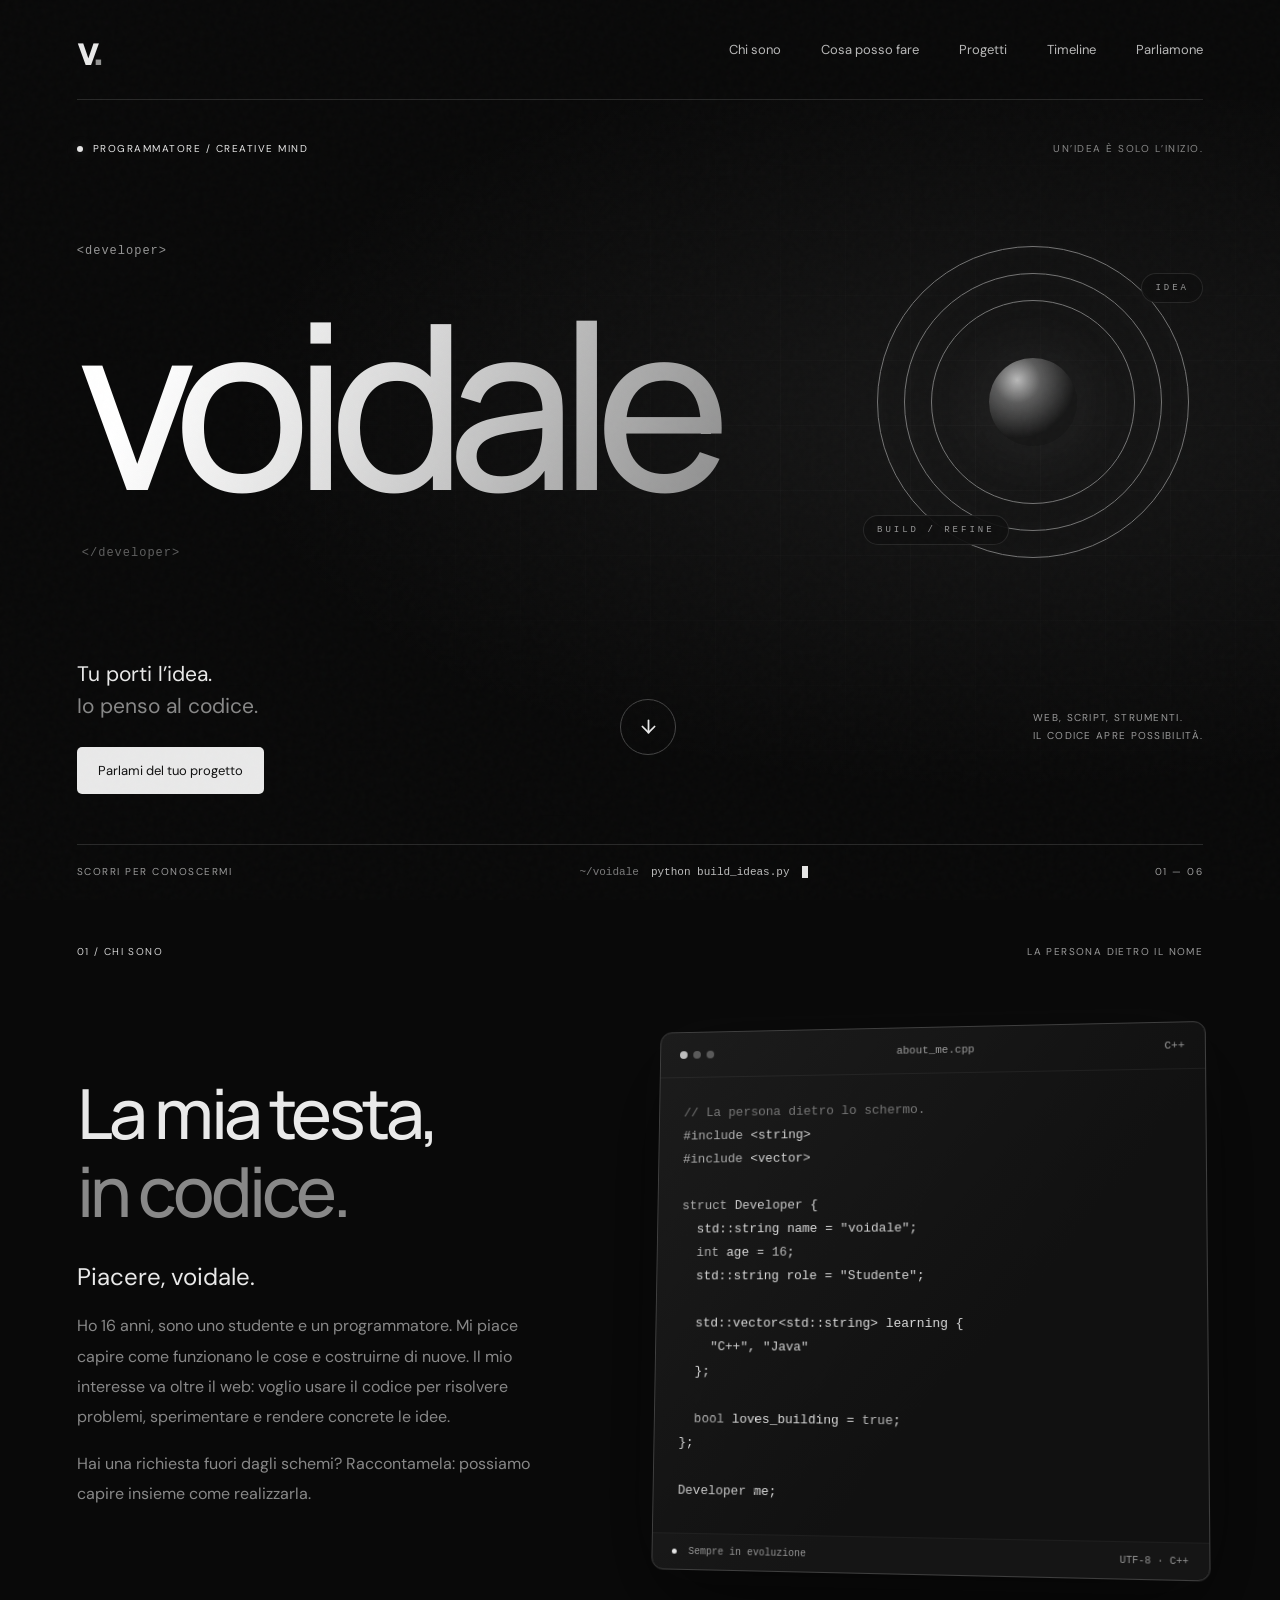
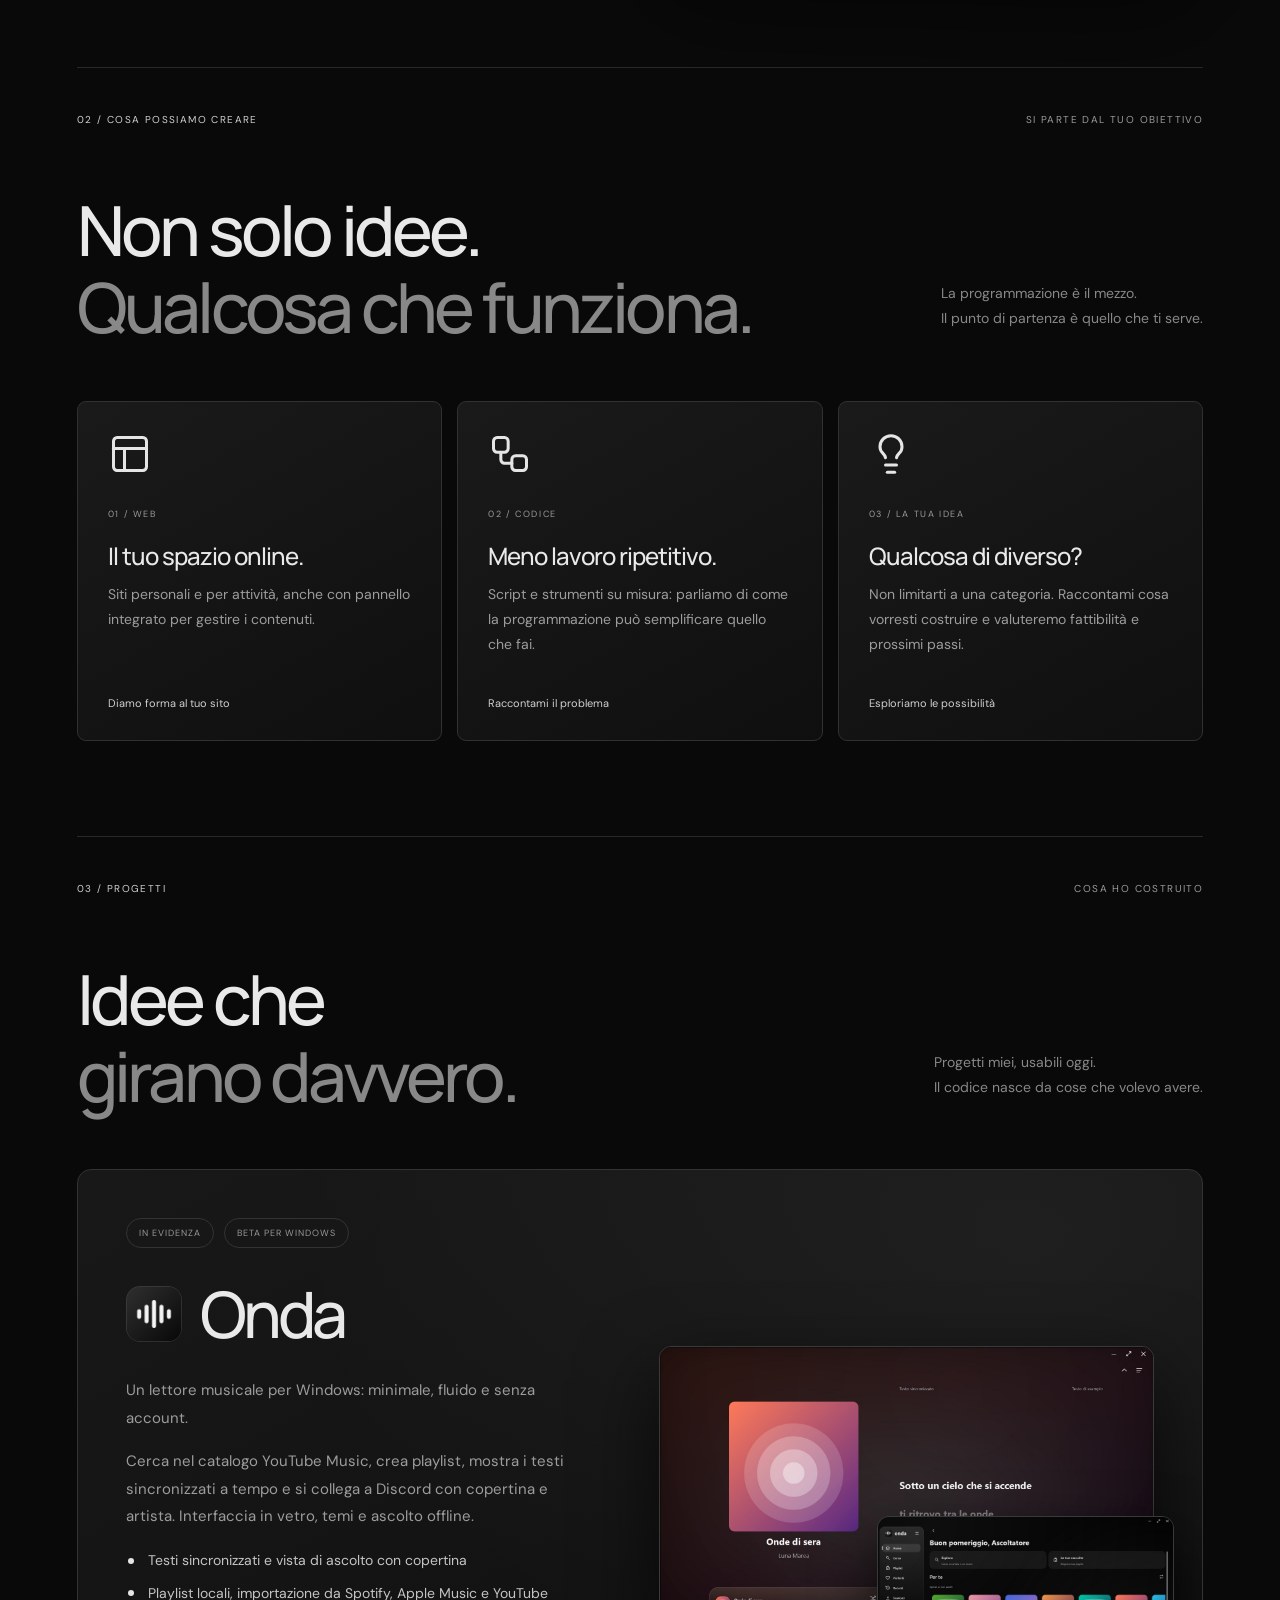
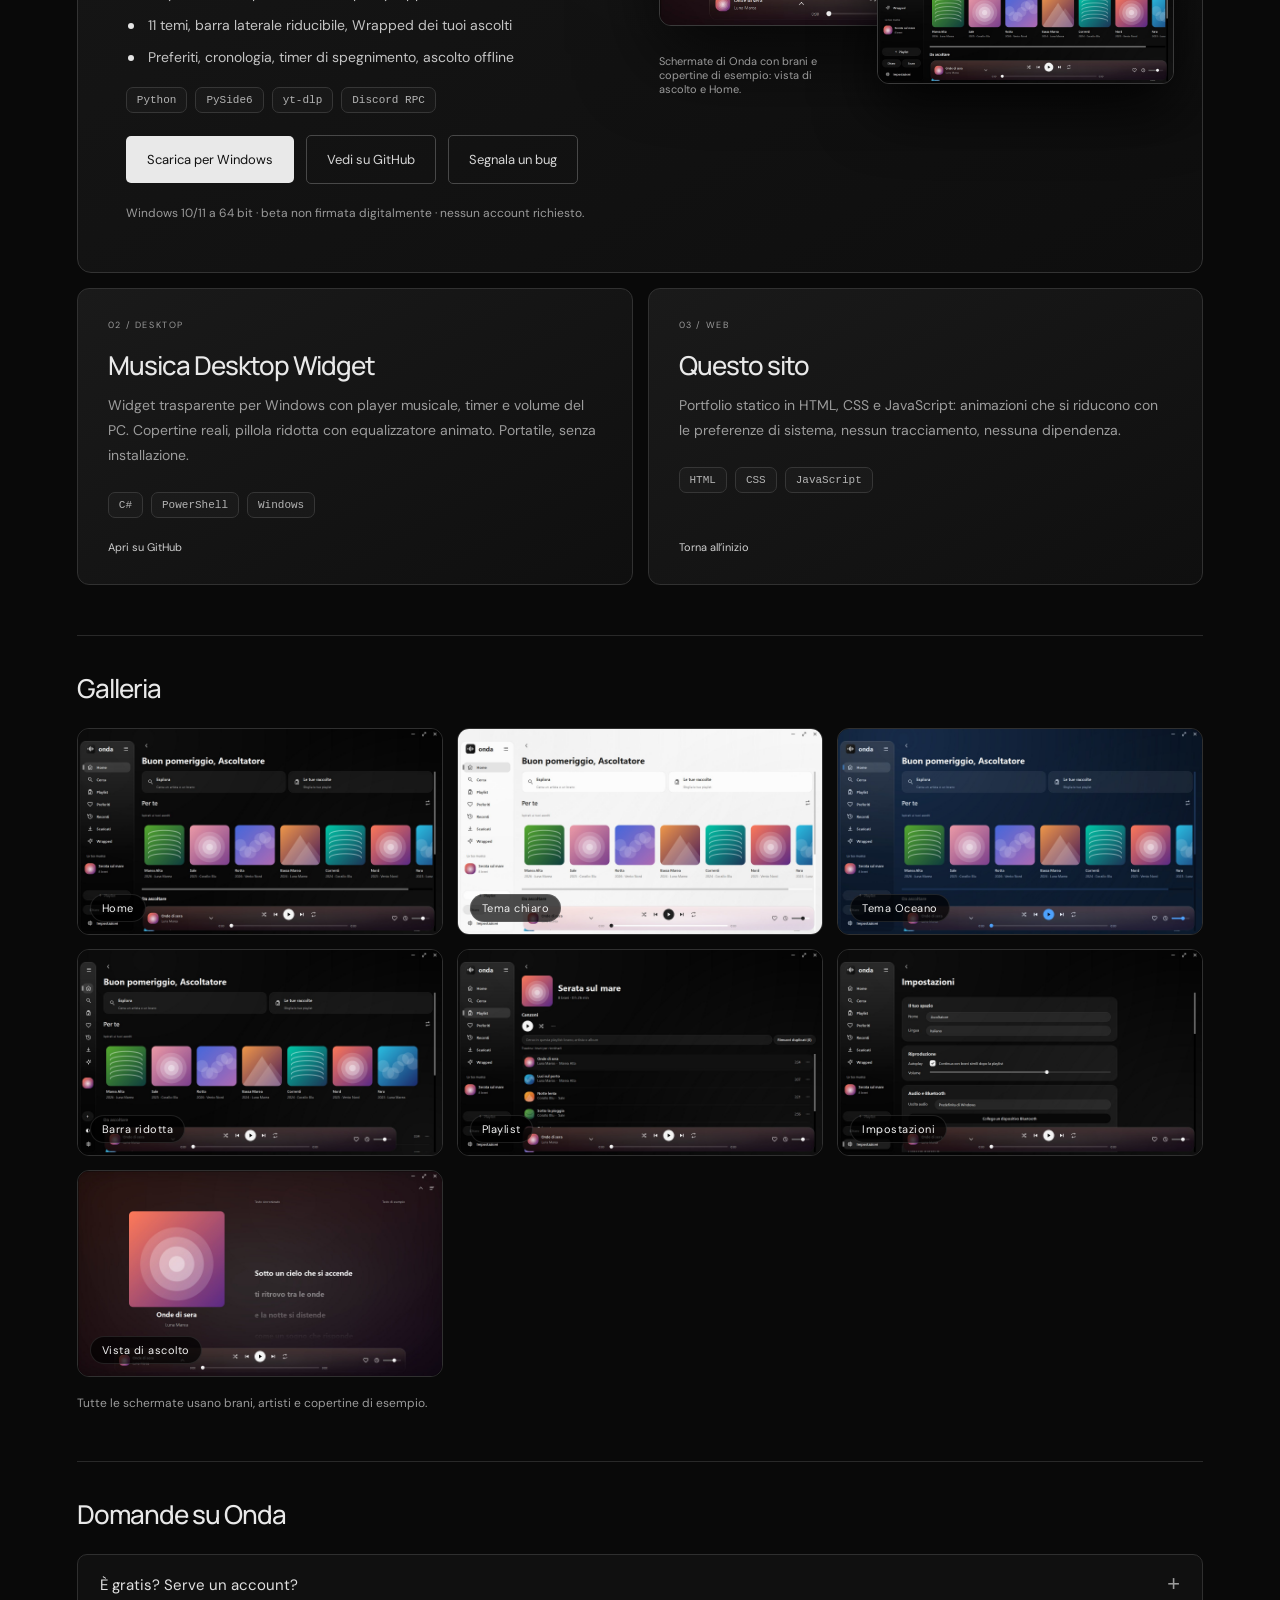
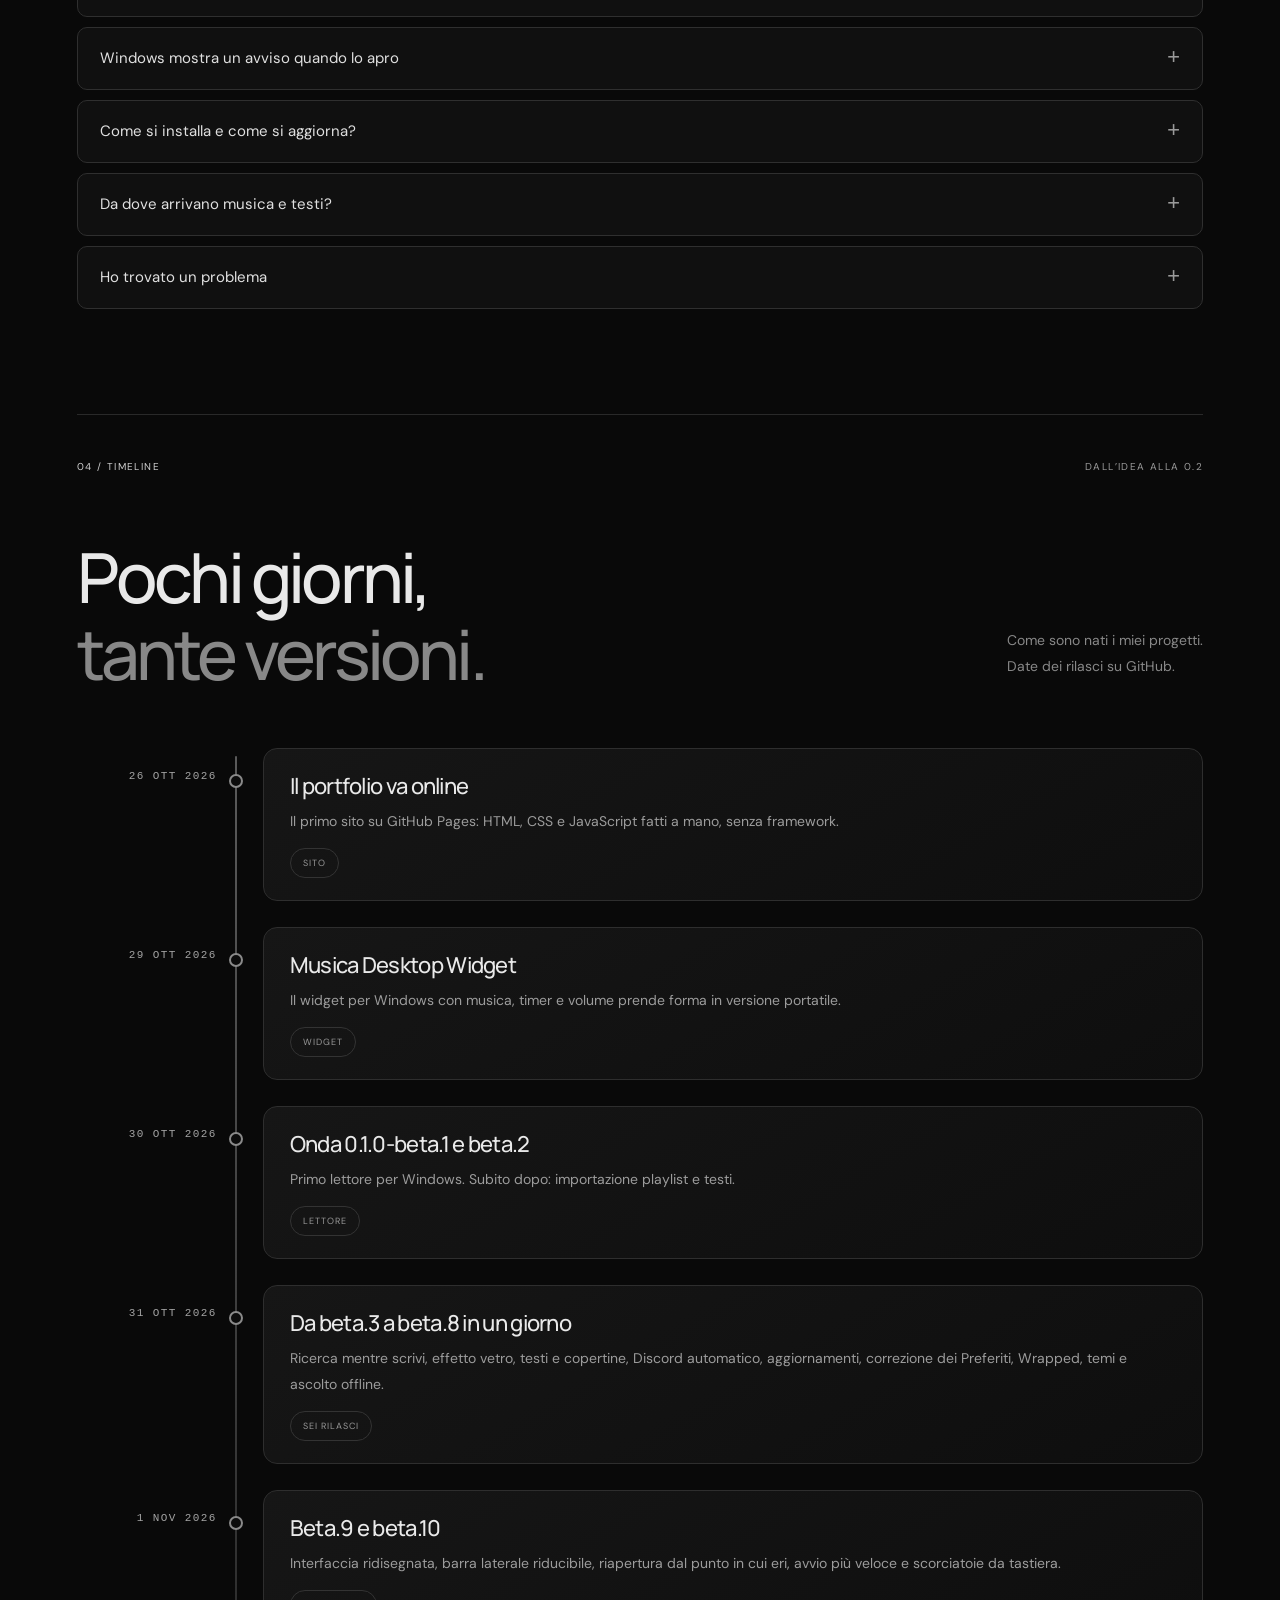
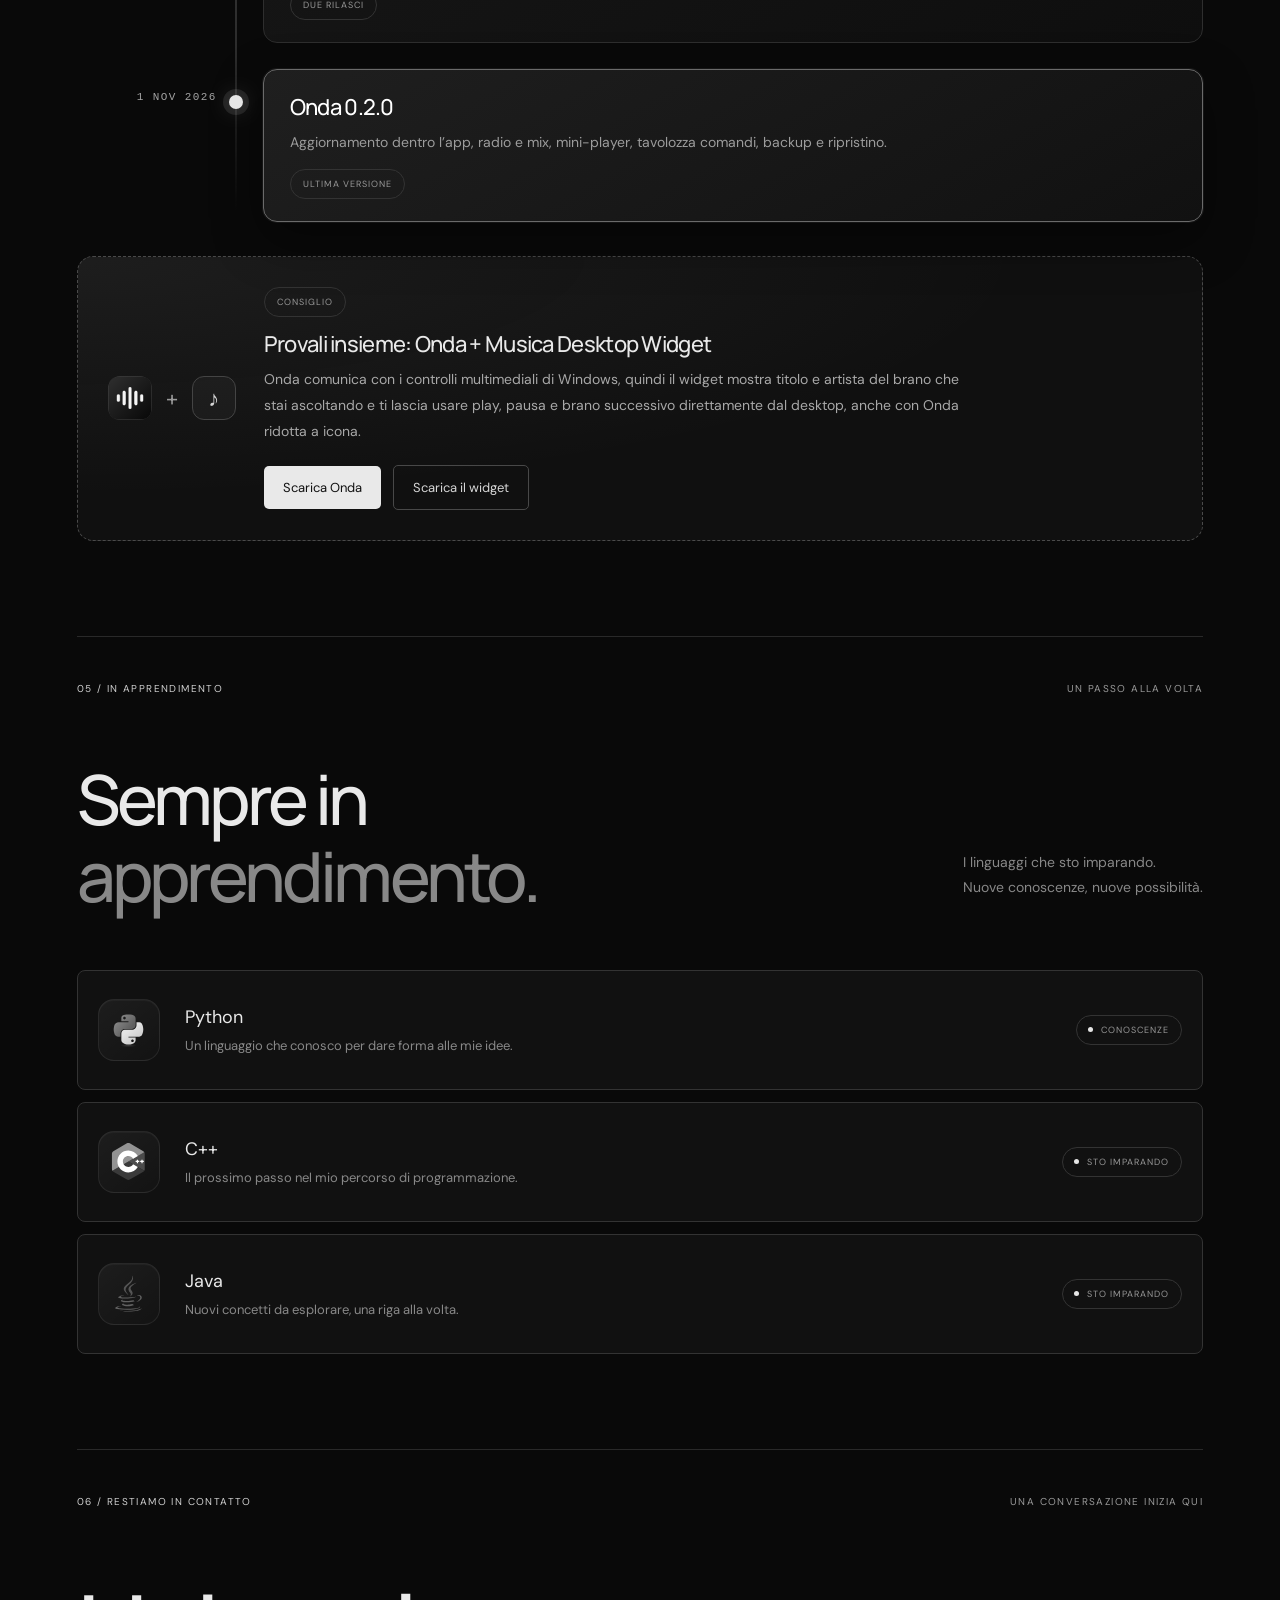
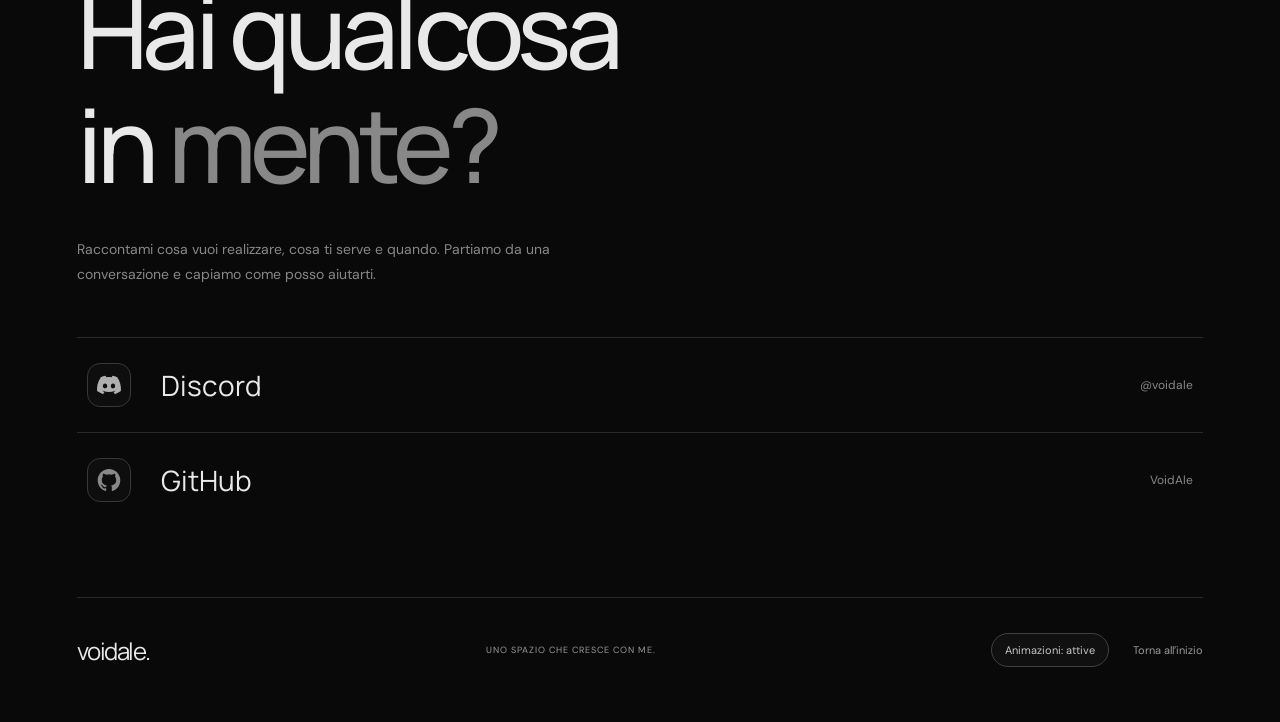
<file: index.html>
<!doctype html>
<html lang="it">
<head>
  <meta charset="utf-8">
  <meta name="viewport" content="width=device-width, initial-scale=1">
  <meta name="theme-color" content="#090909">
  <meta name="description" content="Sono voidale, studente e programmatore. Hai un progetto? Parliamo di codice, strumenti e soluzioni su misura.">
  <title>voidale — idee in codice</title>
  <link rel="icon" href="data:image/svg+xml,%3Csvg xmlns='http://www.w3.org/2000/svg' viewBox='0 0 64 64'%3E%3Crect width='64' height='64' rx='14' fill='%23090909'/%3E%3Ctext x='32' y='44' font-family='Arial' font-weight='800' font-size='38' text-anchor='middle' fill='%23e9e9e9'%3Ev.%3C/text%3E%3C/svg%3E">
  <meta property="og:type" content="website">
  <meta property="og:title" content="voidale — idee in codice">
  <meta property="og:description" content="Programmatore e studente. Progetti: Onda, lettore musicale per Windows, e Musica Desktop Widget.">
  <meta property="og:url" content="https://voidale.github.io/">
  <meta property="og:locale" content="it_IT">
  <meta property="og:image" content="https://voidale.github.io/assets/og-image.png">
  <meta property="og:image:width" content="1200">
  <meta property="og:image:height" content="630">
  <meta name="twitter:image" content="https://voidale.github.io/assets/og-image.png">
  <meta name="twitter:card" content="summary_large_image">
  <link rel="canonical" href="https://voidale.github.io/">
  <meta http-equiv="Content-Security-Policy" content="default-src 'none'; img-src 'self' data:; font-src 'self'; style-src 'self' 'unsafe-inline'; script-src 'self'; base-uri 'self'; form-action 'none'">
  <meta name="referrer" content="strict-origin-when-cross-origin">
  <meta name="author" content="voidale">
  <link rel="stylesheet" href="fonts.css?v=20261101-1">
  <link rel="stylesheet" href="style.css?v=20261101-site5">
  <script src="script.js?v=20261027-motion3" defer></script>
</head>
<body>
  <a class="skip" href="#about">Vai al contenuto</a>
  <header class="header">
    <a class="wordmark" href="#home" aria-label="voidale, inizio">v<span>.</span></a>
    <nav aria-label="Navigazione principale"><a href="#about">Chi sono</a><a href="#interests">Cosa posso fare</a><a href="#projects">Progetti</a><a href="#timeline">Timeline</a><a href="#contact">Parliamone</a></nav>
  </header>
  <main>
    <section id="home" class="hero">
      <div class="hero-top"><span class="eyebrow"><i></i> PROGRAMMATORE / CREATIVE MIND</span><span class="edition">UN’IDEA È SOLO L’INIZIO.</span></div>
      <div class="hero-title"><div class="hero-name"><span class="hero-kicker">&lt;developer&gt;</span><h1>voidale</h1><span class="hero-kicker closing">&lt;/developer&gt;</span></div><div class="orbit" aria-hidden="true"><div class="ring one"></div><div class="ring two"></div><div class="ring three"></div><div class="core"></div><span class="orbit-label label-top">IDEA</span><span class="orbit-label label-bottom">BUILD / REFINE</span></div></div>
      <div class="hero-bottom"><div><p>Tu porti l’idea.<br><span>Io penso al codice.</span></p><a class="primary-cta" href="#contact">Parlami del tuo progetto</a></div><a class="round-link" href="#about" aria-label="Scopri chi sono"><svg xmlns="http://www.w3.org/2000/svg" viewBox="0 0 24 24" fill="none" stroke="currentColor" stroke-width="2" stroke-linecap="round" stroke-linejoin="round" class="icon line-icon" aria-hidden="true" focusable="false"> <path d="M12 5v14" /> <path d="m19 12-7 7-7-7" /> </svg></a><span class="small-note">WEB, SCRIPT, STRUMENTI.<br>IL CODICE APRE POSSIBILITÀ.</span></div>
      <div class="hero-foot"><span>SCORRI PER CONOSCERMI</span><div class="mini-terminal"><span>~/voidale</span> <span class="terminal-command">python build_ideas.py</span><i aria-hidden="true"></i></div><span>01 — 06</span></div>
    </section>
    <section id="about" class="section reveal">
      <div class="section-label"><span>01 / CHI SONO</span><span>LA PERSONA DIETRO IL NOME</span></div>
      <div class="about-grid"><div class="about-copy"><h2>La mia testa,<br><em>in codice.</em></h2><p class="lead">Piacere, voidale.</p><p>Ho 16 anni, sono uno studente e un programmatore. Mi piace capire come funzionano le cose e costruirne di nuove. Il mio interesse va oltre il web: voglio usare il codice per risolvere problemi, sperimentare e rendere concrete le idee.</p><p>Hai una richiesta fuori dagli schemi? Raccontamela: possiamo capire insieme come realizzarla.</p></div><div class="code-card" data-tilt><div class="editor-bar"><div class="window-dots" aria-hidden="true"><i></i><i></i><i></i></div><span>about_me.cpp</span><span>C++</span></div><div class="editor-code"><pre><code><span class="syntax-comment">// La persona dietro lo schermo.</span>
<span class="syntax-purple">#include</span> <span class="syntax-green">&lt;string&gt;</span>
<span class="syntax-purple">#include</span> <span class="syntax-green">&lt;vector&gt;</span>

<span class="syntax-purple">struct</span> <span class="syntax-blue">Developer</span> {
  std::string name = <span class="syntax-green">"voidale"</span>;
  <span class="syntax-purple">int</span> age = <span class="syntax-orange">16</span>;
  std::string role = <span class="syntax-green">"Studente"</span>;

  std::vector&lt;std::string&gt; learning {
    <span class="syntax-green">"C++"</span>, <span class="syntax-green">"Java"</span>
  };

  <span class="syntax-purple">bool</span> loves_building = <span class="syntax-orange">true</span>;
};

<span class="syntax-blue">Developer</span> me;</code></pre></div><div class="editor-status"><span><i></i> Sempre in evoluzione</span><span>UTF-8 · C++</span></div></div></div>
    </section>
    <section id="interests" class="section reveal">
      <div class="section-label"><span>02 / COSA POSSIAMO CREARE</span><span>SI PARTE DAL TUO OBIETTIVO</span></div>
      <div class="learning-heading"><h2>Non solo idee.<br><em>Qualcosa che funziona.</em></h2><p>La programmazione è il mezzo.<br>Il punto di partenza è quello che ti serve.</p></div>
      <div class="service-grid"><a class="service-card" href="#contact"><span class="service-icon"><svg xmlns="http://www.w3.org/2000/svg" viewBox="0 0 24 24" fill="none" stroke="currentColor" stroke-width="2" stroke-linecap="round" stroke-linejoin="round" class="icon line-icon" aria-hidden="true" focusable="false"> <rect width="18" height="18" x="3" y="3" rx="2" /> <path d="M3 9h18" /> <path d="M9 21V9" /> </svg></span><span class="service-number">01 / WEB</span><h3>Il tuo spazio online.</h3><p>Siti personali e per attività, anche con pannello integrato per gestire i contenuti.</p><span class="service-action">Diamo forma al tuo sito</span></a><a class="service-card" href="#contact"><span class="service-icon"><svg xmlns="http://www.w3.org/2000/svg" viewBox="0 0 24 24" fill="none" stroke="currentColor" stroke-width="2" stroke-linecap="round" stroke-linejoin="round" class="icon line-icon" aria-hidden="true" focusable="false"> <rect width="8" height="8" x="3" y="3" rx="2" /> <path d="M7 11v4a2 2 0 0 0 2 2h4" /> <rect width="8" height="8" x="13" y="13" rx="2" /> </svg></span><span class="service-number">02 / CODICE</span><h3>Meno lavoro ripetitivo.</h3><p>Script e strumenti su misura: parliamo di come la programmazione può semplificare quello che fai.</p><span class="service-action">Raccontami il problema</span></a><a class="service-card" href="#contact"><span class="service-icon"><svg xmlns="http://www.w3.org/2000/svg" viewBox="0 0 24 24" fill="none" stroke="currentColor" stroke-width="2" stroke-linecap="round" stroke-linejoin="round" class="icon line-icon" aria-hidden="true" focusable="false"> <path d="M15 14c.2-1 .7-1.7 1.5-2.5 1-.9 1.5-2.2 1.5-3.5A6 6 0 0 0 6 8c0 1 .2 2.2 1.5 3.5.7.7 1.3 1.5 1.5 2.5" /> <path d="M9 18h6" /> <path d="M10 22h4" /> </svg></span><span class="service-number">03 / LA TUA IDEA</span><h3>Qualcosa di diverso?</h3><p>Non limitarti a una categoria. Raccontami cosa vorresti costruire e valuteremo fattibilità e prossimi passi.</p><span class="service-action">Esploriamo le possibilità</span></a></div>
    </section>
    <section id="projects" class="section reveal">
      <div class="section-label"><span>03 / PROGETTI</span><span>COSA HO COSTRUITO</span></div>
      <div class="learning-heading"><h2>Idee che<br><em>girano davvero.</em></h2><p>Progetti miei, usabili oggi.<br>Il codice nasce da cose che volevo avere.</p></div>
      <article class="project-featured">
        <div class="project-copy">
          <div class="project-meta"><span class="tag">IN EVIDENZA</span><span class="tag">BETA PER WINDOWS</span></div>
          <div class="project-title"><img src="assets/onda-logo.png" alt="" width="56" height="56"><h3>Onda</h3></div>
          <p class="project-lead">Un lettore musicale per Windows: minimale, fluido e senza account.</p>
          <p>Cerca nel catalogo YouTube Music, crea playlist, mostra i testi sincronizzati a tempo e si collega a Discord con copertina e artista. Interfaccia in vetro, temi e ascolto offline.</p>
          <ul class="project-points">
            <li>Testi sincronizzati e vista di ascolto con copertina</li>
            <li>Playlist locali, importazione da Spotify, Apple Music e YouTube</li>
            <li>11 temi, barra laterale riducibile, Wrapped dei tuoi ascolti</li>
            <li>Preferiti, cronologia, timer di spegnimento, ascolto offline</li>
          </ul>
          <div class="project-stack"><span>Python</span><span>PySide6</span><span>yt-dlp</span><span>Discord RPC</span></div>
          <div class="project-actions">
            <a class="primary-cta" href="https://github.com/VoidAle/Onda/releases" target="_blank" rel="noopener noreferrer">Scarica per Windows</a>
            <a class="ghost-cta" href="https://github.com/VoidAle/Onda" target="_blank" rel="noopener noreferrer">Vedi su GitHub</a>
            <a class="ghost-cta" href="https://discord.gg/SE4Q9gt3j" target="_blank" rel="noopener noreferrer">Segnala un bug</a>
          </div>
          <p class="project-note">Windows 10/11 a 64 bit · beta non firmata digitalmente · nessun account richiesto.</p>
        </div>
        <figure class="project-shots">
          <img class="shot-main" src="assets/onda-ascolto.jpg" alt="Onda: vista di ascolto con copertina e testo sincronizzato a tempo" width="1600" height="900" loading="lazy" decoding="async">
          <img class="shot-side" src="assets/onda-home.jpg" alt="Onda: Home con suggerimenti e barra laterale in vetro" width="1600" height="900" loading="lazy" decoding="async">
          <figcaption>Schermate di Onda con brani e copertine di esempio: vista di ascolto e Home.</figcaption>
        </figure>
      </article>
      <div class="project-grid">
        <a class="project-card" href="https://github.com/VoidAle/desktop-widget" target="_blank" rel="noopener noreferrer">
          <span class="service-number">02 / DESKTOP</span>
          <h3>Musica Desktop Widget</h3>
          <p>Widget trasparente per Windows con player musicale, timer e volume del PC. Copertine reali, pillola ridotta con equalizzatore animato. Portatile, senza installazione.</p>
          <div class="project-stack"><span>C#</span><span>PowerShell</span><span>Windows</span></div>
          <span class="service-action">Apri su GitHub</span>
        </a>
        <a class="project-card" href="#about">
          <span class="service-number">03 / WEB</span>
          <h3>Questo sito</h3>
          <p>Portfolio statico in HTML, CSS e JavaScript: animazioni che si riducono con le preferenze di sistema, nessun tracciamento, nessuna dipendenza.</p>
          <div class="project-stack"><span>HTML</span><span>CSS</span><span>JavaScript</span></div>
          <span class="service-action">Torna all’inizio</span>
        </a>
      </div>
      <div class="gallery" id="galleria">
        <h3 class="faq-title">Galleria</h3>
        <div class="gallery-grid"><a class="gallery-item" href="assets/screenshots/home-scuro.jpg" target="_blank" rel="noopener noreferrer"><img src="assets/screenshots/home-scuro.jpg" alt="Onda: Home con suggerimenti e barra laterale in vetro" width="1600" height="900" loading="lazy" decoding="async"><span>Home</span></a><a class="gallery-item" href="assets/screenshots/home-chiaro.jpg" target="_blank" rel="noopener noreferrer"><img src="assets/screenshots/home-chiaro.jpg" alt="Onda: La Home con il tema chiaro" width="1600" height="900" loading="lazy" decoding="async"><span>Tema chiaro</span></a><a class="gallery-item" href="assets/screenshots/home-oceano.jpg" target="_blank" rel="noopener noreferrer"><img src="assets/screenshots/home-oceano.jpg" alt="Onda: Uno degli 11 temi: Oceano" width="1600" height="900" loading="lazy" decoding="async"><span>Tema Oceano</span></a><a class="gallery-item" href="assets/screenshots/barra-ridotta.jpg" target="_blank" rel="noopener noreferrer"><img src="assets/screenshots/barra-ridotta.jpg" alt="Onda: Barra laterale ridotta a sole icone e copertine" width="1600" height="900" loading="lazy" decoding="async"><span>Barra ridotta</span></a><a class="gallery-item" href="assets/screenshots/playlist.jpg" target="_blank" rel="noopener noreferrer"><img src="assets/screenshots/playlist.jpg" alt="Onda: Pagina di una playlist con ricerca e riordino" width="1600" height="900" loading="lazy" decoding="async"><span>Playlist</span></a><a class="gallery-item" href="assets/screenshots/impostazioni.jpg" target="_blank" rel="noopener noreferrer"><img src="assets/screenshots/impostazioni.jpg" alt="Onda: Impostazioni a schede di vetro" width="1600" height="900" loading="lazy" decoding="async"><span>Impostazioni</span></a><a class="gallery-item" href="assets/screenshots/ascolto.jpg" target="_blank" rel="noopener noreferrer"><img src="assets/screenshots/ascolto.jpg" alt="Onda: Copertina e testo sincronizzato" width="1600" height="900" loading="lazy" decoding="async"><span>Vista di ascolto</span></a></div>
        <p class="project-note">Tutte le schermate usano brani, artisti e copertine di esempio.</p>
      </div>
      <div class="faq" id="faq">
        <h3 class="faq-title">Domande su Onda</h3>
        <details><summary>È gratis? Serve un account?</summary><p>Sì, è gratis e non serve nessun account. Playlist, preferiti e cronologia restano salvati sul tuo computer.</p></details>
        <details><summary>Windows mostra un avviso quando lo apro</summary><p>La beta non è firmata digitalmente, quindi SmartScreen può avvisare. Scegli «Ulteriori informazioni», poi «Esegui comunque». Su GitHub trovi il checksum SHA256 per verificare il file.</p></details>
        <details><summary>Come si installa e come si aggiorna?</summary><p>Scarica lo ZIP dalla pagina delle release, estrailo e avvia <code>Onda.exe</code>. Per aggiornare, chiudi Onda e sostituisci l’eseguibile con quello nuovo: i tuoi dati restano al loro posto. L’app controlla da sola le nuove versioni.</p></details>
        <details><summary>Da dove arrivano musica e testi?</summary><p>Il catalogo e l’audio vengono da YouTube Music. I testi sincronizzati da servizi esterni (LRCLIB, YouTube Music e altri): titolo e artista vengono inviati a quei servizi solo per cercare il testo.</p></details>
        <details><summary>Ho trovato un problema</summary><p>Scrivimi sul <a href="https://discord.gg/SE4Q9gt3j" target="_blank" rel="noopener noreferrer">server Discord</a> indicando la versione di Onda, la versione di Windows e cosa stavi facendo. In Impostazioni puoi esportare un rapporto errori che non contiene le tue playlist.</p></details>
      </div>
    </section>
    <section id="timeline" class="section reveal">
      <div class="section-label"><span>04 / TIMELINE</span><span>DALL’IDEA ALLA 0.2</span></div>
      <div class="learning-heading"><h2>Pochi giorni,<br><em>tante versioni.</em></h2><p>Come sono nati i miei progetti.<br>Date dei rilasci su GitHub.</p></div>
      <ol class="timeline">
        <li class="t-item"><time datetime="2026-10-26">26 OTT 2026</time><div><h3>Il portfolio va online</h3><p>Il primo sito su GitHub Pages: HTML, CSS e JavaScript fatti a mano, senza framework.</p><span class="tag">SITO</span></div></li>
        <li class="t-item"><time datetime="2026-10-29">29 OTT 2026</time><div><h3>Musica Desktop Widget</h3><p>Il widget per Windows con musica, timer e volume prende forma in versione portatile.</p><span class="tag">WIDGET</span></div></li>
        <li class="t-item"><time datetime="2026-10-30">30 OTT 2026</time><div><h3>Onda 0.1.0-beta.1 e beta.2</h3><p>Primo lettore per Windows. Subito dopo: importazione playlist e testi.</p><span class="tag">LETTORE</span></div></li>
        <li class="t-item"><time datetime="2026-10-31">31 OTT 2026</time><div><h3>Da beta.3 a beta.8 in un giorno</h3><p>Ricerca mentre scrivi, effetto vetro, testi e copertine, Discord automatico, aggiornamenti, correzione dei Preferiti, Wrapped, temi e ascolto offline.</p><span class="tag">SEI RILASCI</span></div></li>
        <li class="t-item"><time datetime="2026-11-01">1 NOV 2026</time><div><h3>Beta.9 e beta.10</h3><p>Interfaccia ridisegnata, barra laterale riducibile, riapertura dal punto in cui eri, avvio più veloce e scorciatoie da tastiera.</p><span class="tag">DUE RILASCI</span></div></li>
        <li class="t-item current"><time datetime="2026-11-01">1 NOV 2026</time><div><h3>Onda 0.2.0</h3><p>Aggiornamento dentro l’app, radio e mix, mini-player, tavolozza comandi, backup e ripristino.</p><span class="tag">ULTIMA VERSIONE</span></div></li>
      </ol>
      <aside class="timeline-tip" aria-label="Consiglio">
        <div class="tip-icons"><img src="assets/onda-logo.png" alt="" width="44" height="44"><span aria-hidden="true">+</span><span class="tip-widget" aria-hidden="true">♪</span></div>
        <div>
          <span class="tag">CONSIGLIO</span>
          <h3>Provali insieme: Onda + Musica Desktop Widget</h3>
          <p>Onda comunica con i controlli multimediali di Windows, quindi il widget mostra titolo e artista del brano che stai ascoltando e ti lascia usare play, pausa e brano successivo direttamente dal desktop, anche con Onda ridotta a icona.</p>
          <div class="project-actions"><a class="primary-cta" href="https://github.com/VoidAle/Onda/releases" target="_blank" rel="noopener noreferrer">Scarica Onda</a><a class="ghost-cta" href="https://github.com/VoidAle/desktop-widget" target="_blank" rel="noopener noreferrer">Scarica il widget</a></div>
        </div>
      </aside>
    </section>
    <section id="learning" class="section reveal">
      <div class="section-label"><span>05 / IN APPRENDIMENTO</span><span>UN PASSO ALLA VOLTA</span></div>
      <div class="learning-heading"><h2>Sempre in<br><em>apprendimento.</em></h2><p>I linguaggi che sto imparando.<br>Nuove conoscenze, nuove possibilità.</p></div>
      <div class="language-placeholder"><span class="code-symbol" aria-hidden="true"><svg xmlns="http://www.w3.org/2000/svg" viewBox="0 0 128 128" class="icon brand-icon brand-python" aria-hidden="true" focusable="false"><linearGradient id="python-original-a" gradientUnits="userSpaceOnUse" x1="70.252" y1="1237.476" x2="170.659" y2="1151.089" gradientTransform="matrix(.563 0 0 -.568 -29.215 707.817)"><stop offset="0" stop-color="#949494"/><stop offset="1" stop-color="#606060"/></linearGradient><linearGradient id="python-original-b" gradientUnits="userSpaceOnUse" x1="209.474" y1="1098.811" x2="173.62" y2="1149.537" gradientTransform="matrix(.563 0 0 -.568 -29.215 707.817)"><stop offset="0" stop-color="#d2d2d2"/><stop offset="1" stop-color="#e4e4e4"/></linearGradient><path fill="url(#python-original-a)" d="M63.391 1.988c-4.222.02-8.252.379-11.8 1.007-10.45 1.846-12.346 5.71-12.346 12.837v9.411h24.693v3.137H29.977c-7.176 0-13.46 4.313-15.426 12.521-2.268 9.405-2.368 15.275 0 25.096 1.755 7.311 5.947 12.519 13.124 12.519h8.491V67.234c0-8.151 7.051-15.34 15.426-15.34h24.665c6.866 0 12.346-5.654 12.346-12.548V15.833c0-6.693-5.646-11.72-12.346-12.837-4.244-.706-8.645-1.027-12.866-1.008zM50.037 9.557c2.55 0 4.634 2.117 4.634 4.721 0 2.593-2.083 4.69-4.634 4.69-2.56 0-4.633-2.097-4.633-4.69-.001-2.604 2.073-4.721 4.633-4.721z" transform="translate(0 10.26)"/><path fill="url(#python-original-b)" d="M91.682 28.38v10.966c0 8.5-7.208 15.655-15.426 15.655H51.591c-6.756 0-12.346 5.783-12.346 12.549v23.515c0 6.691 5.818 10.628 12.346 12.547 7.816 2.297 15.312 2.713 24.665 0 6.216-1.801 12.346-5.423 12.346-12.547v-9.412H63.938v-3.138h37.012c7.176 0 9.852-5.005 12.348-12.519 2.578-7.735 2.467-15.174 0-25.096-1.774-7.145-5.161-12.521-12.348-12.521h-9.268zM77.809 87.927c2.561 0 4.634 2.097 4.634 4.692 0 2.602-2.074 4.719-4.634 4.719-2.55 0-4.633-2.117-4.633-4.719 0-2.595 2.083-4.692 4.633-4.692z" transform="translate(0 10.26)"/><radialGradient id="python-original-c" cx="1825.678" cy="444.45" r="26.743" gradientTransform="matrix(0 -.24 -1.055 0 532.979 557.576)" gradientUnits="userSpaceOnUse"><stop offset="0" stop-color="#b8b8b8" stop-opacity=".498"/><stop offset="1" stop-color="#7f7f7f" stop-opacity="0"/></radialGradient><path opacity=".444" fill="url(#python-original-c)" d="M97.309 119.597c0 3.543-14.816 6.416-33.091 6.416-18.276 0-33.092-2.873-33.092-6.416 0-3.544 14.815-6.417 33.092-6.417 18.275 0 33.091 2.872 33.091 6.417z"/></svg></span><div><h3>Python</h3><p>Un linguaggio che conosco per dare forma alle mie idee.</p></div><span class="tag">CONOSCENZE</span></div>
      <div class="language-placeholder"><span class="code-symbol" aria-hidden="true"><svg viewBox="0 0 128 128" xmlns="http://www.w3.org/2000/svg" class="icon brand-icon brand-cpp" aria-hidden="true" focusable="false"> <path fill="#4b4b4b" d="M118.766 95.82c.89-1.543 1.441-3.28 1.441-4.843V36.78c0-1.558-.55-3.297-1.441-4.84l-55.32 31.94Zm0 0"/> <path fill="#3a3a3a" d="m68.36 126.586 46.933-27.094c1.352-.781 2.582-2.129 3.473-3.672l-55.32-31.94L8.12 95.82c.89 1.543 2.121 2.89 3.473 3.672l46.933 27.094c2.703 1.562 7.13 1.562 9.832 0Zm0 0"/> <path fill="#939393" d="M118.766 31.941c-.891-1.546-2.121-2.894-3.473-3.671L68.359 1.172c-2.703-1.563-7.129-1.563-9.832 0L11.594 28.27C8.89 29.828 6.68 33.66 6.68 36.78v54.196c0 1.562.55 3.3 1.441 4.843L63.445 63.88Zm0 0"/> <path fill="#ffffff" d="M63.445 26.035c-20.867 0-37.843 16.977-37.843 37.844s16.976 37.844 37.843 37.844c13.465 0 26.024-7.247 32.77-18.91L79.84 73.335c-3.38 5.84-9.66 9.465-16.395 9.465-10.433 0-18.922-8.488-18.922-18.922 0-10.434 8.49-18.922 18.922-18.922 6.73 0 13.017 3.629 16.39 9.465l16.38-9.477c-6.75-11.664-19.305-18.91-32.77-18.91zM92.88 57.57v4.207h-4.207v4.203h4.207v4.207h4.203V65.98h4.203v-4.203h-4.203V57.57H92.88zm15.766 0v4.207h-4.204v4.203h4.204v4.207h4.207V65.98h4.203v-4.203h-4.203V57.57h-4.207z"/> </svg></span><div><h3>C++</h3><p>Il prossimo passo nel mio percorso di programmazione.</p></div><span class="tag">STO IMPARANDO</span></div>
      <div class="language-placeholder"><span class="code-symbol" aria-hidden="true"><svg xmlns="http://www.w3.org/2000/svg" viewBox="0 0 128 128" class="icon brand-icon brand-java" aria-hidden="true" focusable="false"><path fill="#616161" d="M47.617 98.12s-4.767 2.774 3.397 3.71c9.892 1.13 14.947.968 25.845-1.092 0 0 2.871 1.795 6.873 3.351-24.439 10.47-55.308-.607-36.115-5.969zm-2.988-13.665s-5.348 3.959 2.823 4.805c10.567 1.091 18.91 1.18 33.354-1.6 0 0 1.993 2.025 5.132 3.131-29.542 8.64-62.446.68-41.309-6.336z"/><path fill="#555555" d="M69.802 61.271c6.025 6.935-1.58 13.17-1.58 13.17s15.289-7.891 8.269-17.777c-6.559-9.215-11.587-13.792 15.635-29.58 0 .001-42.731 10.67-22.324 34.187z"/><path fill="#616161" d="M102.123 108.229s3.529 2.91-3.888 5.159c-14.102 4.272-58.706 5.56-71.094.171-4.451-1.938 3.899-4.625 6.526-5.192 2.739-.593 4.303-.485 4.303-.485-4.953-3.487-32.013 6.85-13.743 9.815 49.821 8.076 90.817-3.637 77.896-9.468zM49.912 70.294s-22.686 5.389-8.033 7.348c6.188.828 18.518.638 30.011-.326 9.39-.789 18.813-2.474 18.813-2.474s-3.308 1.419-5.704 3.053c-23.042 6.061-67.544 3.238-54.731-2.958 10.832-5.239 19.644-4.643 19.644-4.643zm40.697 22.747c23.421-12.167 12.591-23.86 5.032-22.285-1.848.385-2.677.72-2.677.72s.688-1.079 2-1.543c14.953-5.255 26.451 15.503-4.823 23.725 0-.002.359-.327.468-.617z"/><path fill="#555555" d="M76.491 1.587S89.459 14.563 64.188 34.51c-20.266 16.006-4.621 25.13-.007 35.559-11.831-10.673-20.509-20.07-14.688-28.815C58.041 28.42 81.722 22.195 76.491 1.587z"/><path fill="#616161" d="M52.214 126.021c22.476 1.437 57-.8 57.817-11.436 0 0-1.571 4.032-18.577 7.231-19.186 3.612-42.854 3.191-56.887.874 0 .001 2.875 2.381 17.647 3.331z"/></svg></span><div><h3>Java</h3><p>Nuovi concetti da esplorare, una riga alla volta.</p></div><span class="tag">STO IMPARANDO</span></div>
    </section>
    <section id="contact" class="section contact reveal">
      <div class="section-label"><span>06 / RESTIAMO IN CONTATTO</span><span>UNA CONVERSAZIONE INIZIA QUI</span></div>
      <h2>Hai qualcosa<br>in <em>mente?</em></h2>
      <p class="contact-intro">Raccontami cosa vuoi realizzare, cosa ti serve e quando. Partiamo da una conversazione e capiamo come posso aiutarti.</p>
      <div class="contact-links"><a class="contact-item" href="https://discord.com/users/1007318097985798144" target="_blank" rel="noopener noreferrer"><span class="contact-platform-icon"><svg fill="currentColor" role="img" viewBox="0 0 24 24" xmlns="http://www.w3.org/2000/svg" class="icon brand-icon brand-discord" aria-hidden="true" focusable="false"><title>Discord</title><path d="M20.317 4.3698a19.7913 19.7913 0 00-4.8851-1.5152.0741.0741 0 00-.0785.0371c-.211.3753-.4447.8648-.6083 1.2495-1.8447-.2762-3.68-.2762-5.4868 0-.1636-.3933-.4058-.8742-.6177-1.2495a.077.077 0 00-.0785-.037 19.7363 19.7363 0 00-4.8852 1.515.0699.0699 0 00-.0321.0277C.5334 9.0458-.319 13.5799.0992 18.0578a.0824.0824 0 00.0312.0561c2.0528 1.5076 4.0413 2.4228 5.9929 3.0294a.0777.0777 0 00.0842-.0276c.4616-.6304.8731-1.2952 1.226-1.9942a.076.076 0 00-.0416-.1057c-.6528-.2476-1.2743-.5495-1.8722-.8923a.077.077 0 01-.0076-.1277c.1258-.0943.2517-.1923.3718-.2914a.0743.0743 0 01.0776-.0105c3.9278 1.7933 8.18 1.7933 12.0614 0a.0739.0739 0 01.0785.0095c.1202.099.246.1981.3728.2924a.077.077 0 01-.0066.1276 12.2986 12.2986 0 01-1.873.8914.0766.0766 0 00-.0407.1067c.3604.698.7719 1.3628 1.225 1.9932a.076.076 0 00.0842.0286c1.961-.6067 3.9495-1.5219 6.0023-3.0294a.077.077 0 00.0313-.0552c.5004-5.177-.8382-9.6739-3.5485-13.6604a.061.061 0 00-.0312-.0286zM8.02 15.3312c-1.1825 0-2.1569-1.0857-2.1569-2.419 0-1.3332.9555-2.4189 2.157-2.4189 1.2108 0 2.1757 1.0952 2.1568 2.419 0 1.3332-.9555 2.4189-2.1569 2.4189zm7.9748 0c-1.1825 0-2.1569-1.0857-2.1569-2.419 0-1.3332.9554-2.4189 2.1569-2.4189 1.2108 0 2.1757 1.0952 2.1568 2.419 0 1.3332-.946 2.4189-2.1568 2.4189Z"/></svg></span><h3>Discord</h3><span class="contact-value">@voidale</span></a><a class="contact-item" href="https://github.com/VoidAle" target="_blank" rel="noopener noreferrer"><span class="contact-platform-icon"><svg fill="currentColor" xmlns="http://www.w3.org/2000/svg" viewBox="0 0 128 128" class="icon brand-icon brand-github" aria-hidden="true" focusable="false"><g fill="#161616"><path fill-rule="evenodd" clip-rule="evenodd" d="M64 5.103c-33.347 0-60.388 27.035-60.388 60.388 0 26.682 17.303 49.317 41.297 57.303 3.017.56 4.125-1.31 4.125-2.905 0-1.44-.056-6.197-.082-11.243-16.8 3.653-20.345-7.125-20.345-7.125-2.747-6.98-6.705-8.836-6.705-8.836-5.48-3.748.413-3.67.413-3.67 6.063.425 9.257 6.223 9.257 6.223 5.386 9.23 14.127 6.562 17.573 5.02.542-3.903 2.107-6.568 3.834-8.076-13.413-1.525-27.514-6.704-27.514-29.843 0-6.593 2.36-11.98 6.223-16.21-.628-1.52-2.695-7.662.584-15.98 0 0 5.07-1.623 16.61 6.19C53.7 35 58.867 34.327 64 34.304c5.13.023 10.3.694 15.127 2.033 11.526-7.813 16.59-6.19 16.59-6.19 3.287 8.317 1.22 14.46.593 15.98 3.872 4.23 6.215 9.617 6.215 16.21 0 23.194-14.127 28.3-27.574 29.796 2.167 1.874 4.097 5.55 4.097 11.183 0 8.08-.07 14.583-.07 16.572 0 1.607 1.088 3.49 4.148 2.897 23.98-7.994 41.263-30.622 41.263-57.294C124.388 32.14 97.35 5.104 64 5.104z"/><path d="M26.484 91.806c-.133.3-.605.39-1.035.185-.44-.196-.685-.605-.543-.906.13-.31.603-.395 1.04-.188.44.197.69.61.537.91zm2.446 2.729c-.287.267-.85.143-1.232-.28-.396-.42-.47-.983-.177-1.254.298-.266.844-.14 1.24.28.394.426.472.984.17 1.255zM31.312 98.012c-.37.258-.976.017-1.35-.52-.37-.538-.37-1.183.01-1.44.373-.258.97-.025 1.35.507.368.545.368 1.19-.01 1.452zm3.261 3.361c-.33.365-1.036.267-1.552-.23-.527-.487-.674-1.18-.343-1.544.336-.366 1.045-.264 1.564.23.527.486.686 1.18.333 1.543zm4.5 1.951c-.147.473-.825.688-1.51.486-.683-.207-1.13-.76-.99-1.238.14-.477.823-.7 1.512-.485.683.206 1.13.756.988 1.237zm4.943.361c.017.498-.563.91-1.28.92-.723.017-1.308-.387-1.315-.877 0-.503.568-.91 1.29-.924.717-.013 1.306.387 1.306.88zm4.598-.782c.086.485-.413.984-1.126 1.117-.7.13-1.35-.172-1.44-.653-.086-.498.422-.997 1.122-1.126.714-.123 1.354.17 1.444.663zm0 0"/></g></svg></span><h3>GitHub</h3><span class="contact-value">VoidAle</span></a></div>
    </section>
  </main>
  <footer><a class="footer-logo" href="#home">voidale.</a><span>UNO SPAZIO CHE CRESCE CON ME.</span><div class="footer-controls"><button class="motion-toggle" type="button" data-motion-toggle hidden>Animazioni</button><a href="#home">Torna all’inizio</a></div></footer>
</body>
</html>
</file>
<file: fonts.css>
@font-face {
  font-family: 'DM Sans';
  font-style: normal;
  font-weight: 400;
  font-display: swap;
  src: url(assets/fonts/DMSans-latin-ext-e5bab1.woff2) format('woff2');
  unicode-range: U+0100-02BA, U+02BD-02C5, U+02C7-02CC, U+02CE-02D7, U+02DD-02FF, U+0304, U+0308, U+0329, U+1D00-1DBF, U+1E00-1E9F, U+1EF2-1EFF, U+2020, U+20A0-20AB, U+20AD-20C4, U+2113, U+2C60-2C7F, U+A720-A7FF;
}
@font-face {
  font-family: 'DM Sans';
  font-style: normal;
  font-weight: 400;
  font-display: swap;
  src: url(assets/fonts/DMSans-latin-40fe3c.woff2) format('woff2');
  unicode-range: U+0000-00FF, U+0131, U+0152-0153, U+02BB-02BC, U+02C6, U+02DA, U+02DC, U+0304, U+0308, U+0329, U+2000-206F, U+20AC, U+2122, U+2191, U+2193, U+2212, U+2215, U+FEFF, U+FFFD;
}
@font-face {
  font-family: 'DM Sans';
  font-style: normal;
  font-weight: 500;
  font-display: swap;
  src: url(assets/fonts/DMSans-latin-ext-e5bab1.woff2) format('woff2');
  unicode-range: U+0100-02BA, U+02BD-02C5, U+02C7-02CC, U+02CE-02D7, U+02DD-02FF, U+0304, U+0308, U+0329, U+1D00-1DBF, U+1E00-1E9F, U+1EF2-1EFF, U+2020, U+20A0-20AB, U+20AD-20C4, U+2113, U+2C60-2C7F, U+A720-A7FF;
}
@font-face {
  font-family: 'DM Sans';
  font-style: normal;
  font-weight: 500;
  font-display: swap;
  src: url(assets/fonts/DMSans-latin-40fe3c.woff2) format('woff2');
  unicode-range: U+0000-00FF, U+0131, U+0152-0153, U+02BB-02BC, U+02C6, U+02DA, U+02DC, U+0304, U+0308, U+0329, U+2000-206F, U+20AC, U+2122, U+2191, U+2193, U+2212, U+2215, U+FEFF, U+FFFD;
}
@font-face {
  font-family: 'DM Sans';
  font-style: normal;
  font-weight: 600;
  font-display: swap;
  src: url(assets/fonts/DMSans-latin-ext-e5bab1.woff2) format('woff2');
  unicode-range: U+0100-02BA, U+02BD-02C5, U+02C7-02CC, U+02CE-02D7, U+02DD-02FF, U+0304, U+0308, U+0329, U+1D00-1DBF, U+1E00-1E9F, U+1EF2-1EFF, U+2020, U+20A0-20AB, U+20AD-20C4, U+2113, U+2C60-2C7F, U+A720-A7FF;
}
@font-face {
  font-family: 'DM Sans';
  font-style: normal;
  font-weight: 600;
  font-display: swap;
  src: url(assets/fonts/DMSans-latin-40fe3c.woff2) format('woff2');
  unicode-range: U+0000-00FF, U+0131, U+0152-0153, U+02BB-02BC, U+02C6, U+02DA, U+02DC, U+0304, U+0308, U+0329, U+2000-206F, U+20AC, U+2122, U+2191, U+2193, U+2212, U+2215, U+FEFF, U+FFFD;
}
@font-face {
  font-family: 'DM Sans';
  font-style: normal;
  font-weight: 700;
  font-display: swap;
  src: url(assets/fonts/DMSans-latin-ext-e5bab1.woff2) format('woff2');
  unicode-range: U+0100-02BA, U+02BD-02C5, U+02C7-02CC, U+02CE-02D7, U+02DD-02FF, U+0304, U+0308, U+0329, U+1D00-1DBF, U+1E00-1E9F, U+1EF2-1EFF, U+2020, U+20A0-20AB, U+20AD-20C4, U+2113, U+2C60-2C7F, U+A720-A7FF;
}
@font-face {
  font-family: 'DM Sans';
  font-style: normal;
  font-weight: 700;
  font-display: swap;
  src: url(assets/fonts/DMSans-latin-40fe3c.woff2) format('woff2');
  unicode-range: U+0000-00FF, U+0131, U+0152-0153, U+02BB-02BC, U+02C6, U+02DA, U+02DC, U+0304, U+0308, U+0329, U+2000-206F, U+20AC, U+2122, U+2191, U+2193, U+2212, U+2215, U+FEFF, U+FFFD;
}
@font-face {
  font-family: 'Manrope';
  font-style: normal;
  font-weight: 400;
  font-display: swap;
  src: url(assets/fonts/Manrope-latin-ext-4f1857.woff2) format('woff2');
  unicode-range: U+0100-02BA, U+02BD-02C5, U+02C7-02CC, U+02CE-02D7, U+02DD-02FF, U+0304, U+0308, U+0329, U+1D00-1DBF, U+1E00-1E9F, U+1EF2-1EFF, U+2020, U+20A0-20AB, U+20AD-20C4, U+2113, U+2C60-2C7F, U+A720-A7FF;
}
@font-face {
  font-family: 'Manrope';
  font-style: normal;
  font-weight: 400;
  font-display: swap;
  src: url(assets/fonts/Manrope-latin-66cfc0.woff2) format('woff2');
  unicode-range: U+0000-00FF, U+0131, U+0152-0153, U+02BB-02BC, U+02C6, U+02DA, U+02DC, U+0304, U+0308, U+0329, U+2000-206F, U+20AC, U+2122, U+2191, U+2193, U+2212, U+2215, U+FEFF, U+FFFD;
}
@font-face {
  font-family: 'Manrope';
  font-style: normal;
  font-weight: 500;
  font-display: swap;
  src: url(assets/fonts/Manrope-latin-ext-4f1857.woff2) format('woff2');
  unicode-range: U+0100-02BA, U+02BD-02C5, U+02C7-02CC, U+02CE-02D7, U+02DD-02FF, U+0304, U+0308, U+0329, U+1D00-1DBF, U+1E00-1E9F, U+1EF2-1EFF, U+2020, U+20A0-20AB, U+20AD-20C4, U+2113, U+2C60-2C7F, U+A720-A7FF;
}
@font-face {
  font-family: 'Manrope';
  font-style: normal;
  font-weight: 500;
  font-display: swap;
  src: url(assets/fonts/Manrope-latin-66cfc0.woff2) format('woff2');
  unicode-range: U+0000-00FF, U+0131, U+0152-0153, U+02BB-02BC, U+02C6, U+02DA, U+02DC, U+0304, U+0308, U+0329, U+2000-206F, U+20AC, U+2122, U+2191, U+2193, U+2212, U+2215, U+FEFF, U+FFFD;
}
@font-face {
  font-family: 'Manrope';
  font-style: normal;
  font-weight: 600;
  font-display: swap;
  src: url(assets/fonts/Manrope-latin-ext-4f1857.woff2) format('woff2');
  unicode-range: U+0100-02BA, U+02BD-02C5, U+02C7-02CC, U+02CE-02D7, U+02DD-02FF, U+0304, U+0308, U+0329, U+1D00-1DBF, U+1E00-1E9F, U+1EF2-1EFF, U+2020, U+20A0-20AB, U+20AD-20C4, U+2113, U+2C60-2C7F, U+A720-A7FF;
}
@font-face {
  font-family: 'Manrope';
  font-style: normal;
  font-weight: 600;
  font-display: swap;
  src: url(assets/fonts/Manrope-latin-66cfc0.woff2) format('woff2');
  unicode-range: U+0000-00FF, U+0131, U+0152-0153, U+02BB-02BC, U+02C6, U+02DA, U+02DC, U+0304, U+0308, U+0329, U+2000-206F, U+20AC, U+2122, U+2191, U+2193, U+2212, U+2215, U+FEFF, U+FFFD;
}
@font-face {
  font-family: 'Manrope';
  font-style: normal;
  font-weight: 700;
  font-display: swap;
  src: url(assets/fonts/Manrope-latin-ext-4f1857.woff2) format('woff2');
  unicode-range: U+0100-02BA, U+02BD-02C5, U+02C7-02CC, U+02CE-02D7, U+02DD-02FF, U+0304, U+0308, U+0329, U+1D00-1DBF, U+1E00-1E9F, U+1EF2-1EFF, U+2020, U+20A0-20AB, U+20AD-20C4, U+2113, U+2C60-2C7F, U+A720-A7FF;
}
@font-face {
  font-family: 'Manrope';
  font-style: normal;
  font-weight: 700;
  font-display: swap;
  src: url(assets/fonts/Manrope-latin-66cfc0.woff2) format('woff2');
  unicode-range: U+0000-00FF, U+0131, U+0152-0153, U+02BB-02BC, U+02C6, U+02DA, U+02DC, U+0304, U+0308, U+0329, U+2000-206F, U+20AC, U+2122, U+2191, U+2193, U+2212, U+2215, U+FEFF, U+FFFD;
}
@font-face {
  font-family: 'Manrope';
  font-style: normal;
  font-weight: 800;
  font-display: swap;
  src: url(assets/fonts/Manrope-latin-ext-4f1857.woff2) format('woff2');
  unicode-range: U+0100-02BA, U+02BD-02C5, U+02C7-02CC, U+02CE-02D7, U+02DD-02FF, U+0304, U+0308, U+0329, U+1D00-1DBF, U+1E00-1E9F, U+1EF2-1EFF, U+2020, U+20A0-20AB, U+20AD-20C4, U+2113, U+2C60-2C7F, U+A720-A7FF;
}
@font-face {
  font-family: 'Manrope';
  font-style: normal;
  font-weight: 800;
  font-display: swap;
  src: url(assets/fonts/Manrope-latin-66cfc0.woff2) format('woff2');
  unicode-range: U+0000-00FF, U+0131, U+0152-0153, U+02BB-02BC, U+02C6, U+02DA, U+02DC, U+0304, U+0308, U+0329, U+2000-206F, U+20AC, U+2122, U+2191, U+2193, U+2212, U+2215, U+FEFF, U+FFFD;
}
</file>
<file: style.css>
:root{color-scheme:dark;--bg:#090909;--fg:#e9e9e9;--muted:#888888;--line:#292929}*{box-sizing:border-box}html{scroll-behavior:smooth;scroll-padding-top:100px}body{margin:0;background:var(--bg);color:var(--fg);font-family:'DM Sans',sans-serif}body:before{content:"";position:fixed;inset:0;pointer-events:none;z-index:10;opacity:.035;background-image:url("data:image/svg+xml,%3Csvg viewBox='0 0 180 180' xmlns='http://www.w3.org/2000/svg'%3E%3Cfilter id='n'%3E%3CfeTurbulence type='fractalNoise' baseFrequency='.9' numOctaves='3' stitchTiles='stitch'/%3E%3C/filter%3E%3Cpath fill='%23fff' filter='url(%23n)' opacity='.6' d='M0 0h180v180H0z'/%3E%3C/svg%3E")}a{color:inherit;text-decoration:none}a:focus-visible{outline:2px solid #e0e0e0;outline-offset:7px}.skip{position:fixed;top:-80px;padding:15px;background:white;color:black;z-index:30}.skip:focus{top:10px}.header{height:100px;margin:0 6%;display:flex;align-items:center;justify-content:space-between;border-bottom:1px solid var(--line)}.wordmark{font-family:Manrope,sans-serif;font-weight:800;font-size:40px;letter-spacing:-5px}.wordmark span{color:#929292}nav{display:flex;gap:40px;font-size:13px}nav a{color:#b8b8b8;transition:color .25s}nav a:hover{color:white}nav span{margin-left:10px}.hero{min-height:calc(100svh - 100px);padding:42px 6% 22px;display:flex;flex-direction:column;overflow:hidden}.hero-top,.hero-foot{display:flex;justify-content:space-between;font-size:10px;letter-spacing:1.5px}.eyebrow{display:flex;align-items:center;gap:10px}.eyebrow i{width:6px;height:6px;background:#cecece;border-radius:50%;box-shadow:0 0 12px #cecece44}.edition,.hero-foot{color:var(--muted)}.hero-title{position:relative;flex:1;display:flex;align-items:center;min-height:330px}h1{position:relative;z-index:1;margin:0;font-family:Manrope,sans-serif;font-size:clamp(100px,20vw,300px);line-height:1.25;letter-spacing:-.085em;font-weight:500}h1>span{font:16px 'DM Sans',sans-serif;position:absolute;top:24%;right:-30px;letter-spacing:0}.orbit{position:absolute;width:340px;height:340px;right:0;top:50%;transform:translateY(-50%) translate3d(var(--orbit-x,0px),var(--orbit-y,0px),0);opacity:.8;perspective:700px;transition:filter .5s}.orbit:hover{filter:brightness(1.7)}.ring{position:absolute;inset:12%;border:1px solid #767676;border-radius:50%;box-shadow:inset 0 0 22px #ffffff08,0 0 20px #ffffff05;animation:orbit 24s linear infinite}.two{inset:4%;animation-delay:-8s;animation-direction:reverse}.three{inset:20%;animation-delay:-16s}.core{position:absolute;inset:37%;border-radius:50%;background:radial-gradient(circle at 30% 25%,#c1c1c1,#505050 25%,#151515 65%);box-shadow:0 0 60px #97979718}.hero-bottom{display:flex;align-items:center;justify-content:space-between;padding:10px 0 65px}.hero-bottom p{font-size:21px;line-height:1.5;margin:0}.hero-bottom p span{color:var(--muted)}.round-link{width:56px;height:56px;border:1px solid #454545;border-radius:50%;display:grid;place-items:center;font-size:23px;transition:background .3s,transform .3s}.round-link:hover{background:var(--fg);color:var(--bg);transform:translateY(5px)}.small-note{color:var(--muted);font-size:10px;line-height:1.8;letter-spacing:1.3px}.hero-foot{border-top:1px solid var(--line);padding-top:20px}.section{margin:0 6%;padding:45px 0 95px;border-bottom:1px solid var(--line)}.section-label{display:flex;justify-content:space-between;font-size:10px;letter-spacing:1.4px;color:var(--muted);margin-bottom:65px}.section-label span:first-child{color:#c2c2c2}h2{font-family:Manrope,sans-serif;font-weight:500;font-size:clamp(42px,5.4vw,80px);line-height:1.12;letter-spacing:-.055em;margin:0}em{font-style:normal;color:var(--muted)}.about-grid,.interest-row{display:grid;grid-template-columns:1fr 1fr;gap:10%}.about-copy{max-width:490px;padding-top:5px}.about-copy p{font-size:16px;color:var(--muted);line-height:1.9}.about-copy .lead{font-size:24px;line-height:1.5;color:var(--fg);margin-top:0}dl{margin:35px 0 0}dl>div{display:flex;justify-content:space-between;border-top:1px solid var(--line);padding:18px 0;gap:20px}dt{font-size:10px;letter-spacing:1px}dd{font-size:13px;margin:0;color:var(--muted)}.interest-note{position:relative;padding:0 70px 0 0;max-width:490px}.interest-note p{color:var(--muted);line-height:1.9;font-size:17px}.asterisk{display:block;font-size:65px;line-height:1;transform-origin:30px 30px;transition:transform 1s}.interest-note:hover .asterisk{transform:rotate(180deg)}.tag{font-size:9px;letter-spacing:1px;color:#989898;border:1px solid #333333;border-radius:20px;padding:8px 12px;display:inline-block}.learning-heading{display:flex;justify-content:space-between;gap:30px;align-items:end;margin-bottom:55px}.learning-heading p{color:var(--muted);font-size:14px;line-height:1.8}.language-placeholder{padding:32px 0;display:flex;align-items:center;gap:30px;border-top:1px solid var(--line)}.code-symbol{font-family:monospace;font-size:38px;color:#c3c3c3}.language-placeholder h3{font-size:18px;font-weight:400;margin:0 0 8px}.language-placeholder p{font-size:13px;color:var(--muted);margin:0}.language-placeholder .tag{margin-left:auto}.contact{padding-bottom:70px}.contact h2{font-size:clamp(60px,8vw,120px);position:relative}.contact-star{position:absolute;right:5%;top:0;font-weight:400;color:#bbbbbb}.contact-intro{font-size:14px;color:var(--muted);margin:35px 0 50px;line-height:1.8}.contact-item{border-top:1px solid var(--line);padding:25px 10px;display:flex;align-items:center;gap:30px;transition:background .3s,padding .3s}.contact-item:hover{background:#141414;padding-left:22px}.contact-item>span:first-child{font-size:10px;color:var(--muted)}.contact-item h3{font-family:Manrope,sans-serif;font-size:28px;font-weight:400;margin:0}.contact-value{margin-left:auto;color:var(--muted);font-size:12px}footer{margin:0 6%;padding:35px 0;display:flex;align-items:center;justify-content:space-between;font-size:11px;color:var(--muted)}.footer-logo{font-family:Manrope,sans-serif;font-size:24px;color:var(--fg);letter-spacing:-1.5px}footer>span{font-size:9px;letter-spacing:1px}::selection{background:#d8d8d8;color:#111111}@keyframes orbit{0%{transform:rotateZ(0deg) rotateY(65deg) rotateX(30deg)}100%{transform:rotateZ(360deg) rotateY(65deg) rotateX(30deg)}}@media(min-width:1500px){.orbit{right:6%;width:420px;height:420px}}@media(max-width:700px){.header{height:80px}nav{gap:20px;font-size:11px}.hero{min-height:calc(90svh - 80px);padding-top:30px}.edition{display:none}.hero-title{min-height:300px;align-items:center}h1{font-size:23vw}h1>span{font-size:11px;right:-18px}.orbit{width:220px;height:220px;right:-65px;top:52%;opacity:.45}.hero-bottom{padding-bottom:45px}.hero-bottom p{font-size:17px}.small-note{display:none}.round-link{width:45px;height:45px}.hero-foot{font-size:8px}.section{padding:30px 0 60px}.section-label{margin-bottom:40px;font-size:9px}.section-label>span:last-child{display:none}.about-grid,.interest-row{grid-template-columns:1fr;gap:35px}.about-copy .lead{font-size:21px}.about-copy p{font-size:15px}.interest-note{padding-right:0}.learning-heading{display:block;margin-bottom:35px}.learning-heading p{margin-top:25px}.language-placeholder{gap:18px;flex-wrap:wrap}.language-placeholder .tag{margin-left:0}.language-placeholder p{line-height:1.6}.code-symbol{font-size:28px}.contact-star{right:0;font-size:60px}.contact-intro{max-width:290px}.contact-item{gap:16px;flex-wrap:wrap}.contact-item h3{font-size:24px}.contact-value{font-size:10px}footer>span{display:none}}
/* Portfolio / creative developer */
:root{--accent:#e5e5e5}.hero{background:radial-gradient(ellipse at 82% 42%,#d4d4d40c,transparent 48%)}.eyebrow i{background:var(--accent)}.primary-cta{display:inline-flex;align-items:center;gap:35px;background:var(--fg);color:#111111;padding:15px 21px;border-radius:5px;font-size:13px;margin-top:25px;transition:background .25s,transform .25s}.primary-cta:hover{background:var(--accent);transform:translateY(-3px)}.hero-bottom{padding-bottom:40px}.about-grid{grid-template-columns:1fr 1.15fr;gap:8%;align-items:center}.about-copy h2{margin-bottom:30px}.about-copy .lead{margin-bottom:15px}.code-card{min-width:0;border:1px solid #3f3f3f;border-radius:12px;background:linear-gradient(130deg,#1c1c1c,#111111 60%);box-shadow:0 35px 100px #00000099,0 0 65px #d3d3d307;transform:perspective(1100px) rotateY(-5deg) rotateX(3deg);transition:transform .3s,border-color .3s;overflow:hidden}.code-card:hover{border-color:#8d8d8d}.editor-bar{display:flex;justify-content:space-between;align-items:center;border-bottom:1px solid #ffffff0e;padding:17px 20px;color:#9d9d9d;font:11px Consolas,monospace}.window-dots{display:flex;gap:6px}.window-dots i{width:8px;height:8px;background:#5a5a5a;border-radius:50%}.window-dots i:first-child{background:#bebebe}.editor-code{padding:25px 25px 30px;overflow-x:auto}.editor-code pre{font:13px/1.85 Consolas,'Courier New',monospace;margin:0;color:#dddddd;tab-size:2}.syntax-comment{color:#777777}.syntax-purple{color:#afafaf}.syntax-green{color:#d5d5d5}.syntax-blue{color:#cacaca}.syntax-orange{color:#b9b9b9}.editor-status{display:flex;justify-content:space-between;padding:12px 20px;background:#ffffff04;border-top:1px solid #ffffff0a;font:10px Consolas,monospace;color:#969696}.editor-status i{display:inline-block;width:5px;height:5px;border-radius:50%;background:var(--accent);margin-right:6px}.service-grid{display:grid;grid-template-columns:repeat(3,1fr);gap:15px}.service-card{position:relative;overflow:hidden;border:1px solid #313131;background:linear-gradient(150deg,#1a1a1a,#0f0f0f);border-radius:9px;min-height:340px;padding:30px;display:flex;flex-direction:column;transition:transform .3s,border-color .3s,box-shadow .3s}.service-card:before{content:'';position:absolute;inset:0;background:radial-gradient(circle at var(--mx,50%) var(--my,0%),#e5e5e517,transparent 65%);opacity:0;transition:opacity .3s;pointer-events:none}.service-card:hover{transform:translateY(-8px);border-color:#6f6f6f;box-shadow:0 20px 45px #00000055}.service-card:hover:before{opacity:1}.service-icon{font:36px Consolas,monospace;color:var(--accent);height:75px;transition:transform .3s}.service-card:hover .service-icon{transform:translateX(7px)}.service-number{font-size:9px;letter-spacing:1.6px;color:#919191}.service-card h3{font-family:Manrope,sans-serif;font-size:24px;letter-spacing:-1px;font-weight:500;margin:19px 0 10px}.service-card p{font-size:14px;line-height:1.8;color:#9c9c9c;margin:0 0 25px}.service-action{margin-top:auto;font-size:11px;color:#cfcfcf}.contact-intro{max-width:530px}.contact-item:hover h3{color:var(--accent)}.language-placeholder:hover{background:linear-gradient(90deg,#e5e5e508,transparent)}.orbit .ring{border-color:#8d8d8d}.hero-foot{margin-top:10px}@media(max-width:900px){.service-grid{grid-template-columns:1fr}.service-card{min-height:240px}.service-icon{height:60px}.about-grid{gap:35px;grid-template-columns:1fr}.code-card{width:100%;max-width:620px;transform:none}.learning-heading{align-items:start}.learning-heading h2{font-size:clamp(38px,5.4vw,75px)}}@media(max-width:700px){nav{gap:15px;font-size:10px}.hero-top{font-size:9px}.hero-title{min-height:250px}.primary-cta{font-size:12px;gap:20px}.hero-bottom{gap:15px}.editor-code{padding:20px 15px}.editor-code pre{font-size:12px}.editor-bar,.editor-status{padding-left:15px;padding-right:15px}.service-card{padding:25px}.contact-star{opacity:.5}}
/* Language cards: staggered entrance and quiet continuous movement. */
#learning .language-placeholder{position:relative;isolation:isolate;overflow:hidden;padding:28px 20px;border:1px solid #333333;border-radius:8px;margin-top:12px;background:#111111;transition:transform .35s,border-color .35s,box-shadow .35s}
#learning .language-placeholder:before{content:'';position:absolute;inset:0;z-index:-1;opacity:0;background:radial-gradient(280px circle at var(--mx,50%) var(--my,50%),#e5e5e51c,transparent 75%);transition:opacity .35s}
#learning .language-placeholder:hover{transform:translateX(7px);border-color:#7e7e7e;box-shadow:0 10px 35px #00000044}
#learning .language-placeholder:hover:before{opacity:1}
#learning .code-symbol{display:grid;place-items:center;flex:0 0 58px;height:58px;border-radius:12px;background:#e5e5e509;color:var(--accent);border:1px solid #e5e5e518;animation:code-float 5s ease-in-out infinite}
#learning .language-placeholder:nth-of-type(4) .code-symbol{animation-delay:-1.6s}
#learning .language-placeholder:nth-of-type(5) .code-symbol{animation-delay:-3.2s}
#learning .tag{position:relative;padding-left:24px}
#learning .tag:before{content:'';position:absolute;left:11px;top:50%;width:5px;height:5px;margin-top:-2.5px;background:var(--accent);border-radius:50%;animation:learning-pulse 2.8s ease-in-out infinite}






@keyframes code-float{0%,100%{transform:translateY(0) rotate(-3deg)}50%{transform:translateY(-5px) rotate(3deg)}}
@keyframes learning-pulse{0%,100%{box-shadow:0 0 0 0 #e5e5e500;opacity:.6}50%{box-shadow:0 0 0 5px #e5e5e512;opacity:1}}
@media(max-width:700px){#learning .language-placeholder{padding:22px 16px}#learning .language-placeholder:hover{transform:translateY(-3px)}#learning .code-symbol{flex-basis:45px;height:45px}#learning .language-placeholder>div{flex:1;min-width:180px}}

/* Keep brace glyphs on one line, including Java's floating icon. */
#learning .code-symbol{font-size:27px;white-space:pre;line-height:1;letter-spacing:-2px;min-width:0}
#learning .language-placeholder{display:grid;grid-template-columns:58px minmax(0,1fr) auto;gap:25px}
#learning .language-placeholder>div{min-width:0}
#learning .tag{white-space:nowrap;margin-left:0}
/* Reveal each row as it enters view instead of timing it from the section. */



.hero{position:relative;isolation:isolate;background:radial-gradient(ellipse at 78% 40%,#d4d4d412,transparent 55%)}
.hero:before{content:'';position:absolute;inset:0;z-index:-1;background-image:linear-gradient(#cacaca07 1px,transparent 1px),linear-gradient(90deg,#cacaca07 1px,transparent 1px);background-size:65px 65px;mask-image:radial-gradient(ellipse at 75% 45%,#000000,transparent 70%);pointer-events:none}
.hero-name{position:relative;z-index:1;padding:40px 0}
.hero-kicker{display:block;font:12px Consolas,monospace;letter-spacing:1px;color:#959595;animation:hero-arrive .9s both}
.hero-kicker.closing{margin-left:5px;color:#5f5f5f;animation-delay:.3s}
/* Leave room for the final glyph when painting gradient text with negative tracking. */
.hero h1{font-size:clamp(100px,18vw,270px);padding-inline-end:.14em;background:linear-gradient(115deg,#ffffff 15%,#dddddd 45%,#858585 100%);background-clip:text;-webkit-text-fill-color:transparent;animation:hero-arrive 1s .1s both}
.hero h1>span{-webkit-text-fill-color:var(--accent)}
.orbit-label{position:absolute;font:9px Consolas,monospace;letter-spacing:3px;color:#b8b8b8;border:1px solid #aaaaaa33;border-radius:20px;padding:9px 13px;background:#0f0f0fec;white-space:nowrap}
.label-top{top:12%;right:0;animation:code-float 6s ease-in-out infinite}.label-bottom{bottom:8%;left:0;animation:code-float 7s -3s ease-in-out infinite}
.hero .core{background:radial-gradient(circle at 32% 25%,#e3e3e3,#6e6e6e 26%,#181818 65%);box-shadow:0 0 70px #cccccc22}
.mini-terminal{font:11px Consolas,monospace;letter-spacing:0;display:flex;gap:12px;align-items:center}.mini-terminal>span:first-child{color:#7a7a7a}.terminal-command{color:#bdbdbd}.mini-terminal i{width:6px;height:12px;background:var(--accent);animation:cursor-blink 1.2s steps(1) infinite}
@keyframes hero-arrive{from{opacity:0;transform:translateY(18px)}to{opacity:1;transform:translateY(0)}}
@keyframes cursor-blink{50%{opacity:0}}
@media(max-width:700px){#learning .language-placeholder{grid-template-columns:45px minmax(0,1fr);gap:16px}#learning .language-placeholder>div{min-width:0}#learning .tag{grid-column:2;justify-self:start}#learning .code-symbol{font-size:23px}.hero-name{padding:38px 0}.hero h1{font-size:22vw}.hero-kicker{font-size:10px}.mini-terminal{display:none}.orbit-label{font-size:8px;letter-spacing:1px}.label-top{right:50px}.label-bottom{left:5px}.hero .orbit{opacity:.55}}


/* Consistent vector icons across platforms; no system emoji fonts. */
.icon{display:block;width:1em;height:1em;flex-shrink:0;overflow:visible}
.service-icon{display:flex;align-items:flex-start;font-size:36px}
.service-icon .icon{width:38px;height:38px}
#learning .code-symbol{font-size:27px;letter-spacing:0}
#learning .code-symbol .icon{width:29px;height:29px}
.contact-item>.contact-platform-icon{display:grid;place-items:center;width:42px;height:42px;flex:0 0 42px;border:1px solid #383838;border-radius:12px;background:#e5e5e506;color:#b4b4b4;transition:color .3s,border-color .3s,background .3s}
.contact-platform-icon .icon{width:23px;height:23px}
.contact-item:hover .contact-platform-icon{color:var(--accent);border-color:#7c7c7c;background:#e5e5e50b}
.contact-item>.contact-value{font-size:12px;color:var(--muted);margin-left:auto}
.round-link .icon{width:21px;height:21px}
@media(max-width:700px){.contact-item>.contact-platform-icon{width:34px;height:34px;flex-basis:34px;border-radius:9px}.contact-platform-icon .icon{width:20px;height:20px}.contact-item>.contact-value{font-size:10px}#learning .code-symbol .icon{width:25px;height:25px}}



/* Motion is progressive enhancement; a script/network failure never hides content. */
.reveal-pending{opacity:0;transform:translate3d(0,24px,0)}
.section.reveal,#learning .section-label,#learning .learning-heading,#learning .language-placeholder{
transition:opacity .7s ease var(--reveal-delay,0ms),transform .7s cubic-bezier(.2,.65,.3,1) var(--reveal-delay,0ms),border-color .3s,box-shadow .3s}
.revealed{opacity:1;transform:translate3d(0,0,0)}
.orbit{will-change:transform}
.brand-icon{display:block;flex:none}
.brand-github path{fill:currentColor}
.brand-discord{color:#afafaf}
.service-icon{height:76px;align-items:flex-start}
.service-icon .line-icon{width:44px;height:44px;stroke-width:1.65}
#learning .code-symbol{width:62px;height:62px;border-radius:16px;background:linear-gradient(145deg,#ffffff0d,#ffffff03);border:1px solid #ffffff14;box-shadow:inset 0 1px #ffffff09}
#learning .code-symbol .brand-icon{width:37px;height:37px}
#learning .brand-java{height:43px!important}
#learning .language-placeholder{grid-template-columns:62px minmax(0,1fr) auto;gap:25px}
.contact-item>.contact-platform-icon{width:44px;height:44px;flex-basis:44px;border-radius:13px}
.contact-platform-icon .brand-icon,.contact-platform-icon .line-icon{width:24px;height:24px}
.footer-controls{display:flex;gap:24px;align-items:center}
.motion-toggle{appearance:none;-webkit-appearance:none;border:1px solid #414141;border-radius:30px;padding:9px 13px;background:#e5e5e507;color:#c6c6c6;font:inherit;cursor:pointer;transition:background .2s,border-color .2s}
.motion-toggle:hover{border-color:#8b8b8b;background:#e5e5e511}
.motion-toggle:focus-visible{outline:2px solid var(--accent);outline-offset:4px}
.motion-toggle[hidden]{display:none}
html[data-motion="reduced"]{scroll-behavior:auto}
html[data-motion="reduced"] *,html[data-motion="reduced"] *:before,html[data-motion="reduced"] *:after{animation:none!important;transition:none!important}
html[data-motion="reduced"] .reveal-pending{opacity:1;transform:none}
html[data-motion="reduced"] .code-card,html[data-motion="reduced"] .service-card:hover,html[data-motion="reduced"] #learning .language-placeholder:hover{transform:none}
@media(prefers-reduced-motion:reduce){
html:not([data-motion="full"]){scroll-behavior:auto}
html:not([data-motion="full"]) *,html:not([data-motion="full"]) *:before,html:not([data-motion="full"]) *:after{animation:none!important;transition:none!important}
html:not([data-motion="full"]) .reveal-pending{opacity:1;transform:none}}
@media(hover:none){.service-card:hover,#learning .language-placeholder:hover{transform:none}}
@media(max-width:700px){
#learning .code-symbol{width:50px;height:50px;border-radius:13px}
#learning .code-symbol .brand-icon{width:31px;height:31px}
#learning .brand-java{height:36px!important}
#learning .language-placeholder{grid-template-columns:50px minmax(0,1fr);gap:16px}
.footer-controls{gap:12px;flex-wrap:wrap;justify-content:flex-end}
.motion-toggle{padding:8px 10px;font-size:10px}
.contact-item>.contact-platform-icon{width:38px;height:38px;flex-basis:38px}
.contact-platform-icon .brand-icon,.contact-platform-icon .line-icon{width:22px;height:22px}}


/* Progetti e timeline */
.project-featured{display:grid;grid-template-columns:minmax(0,1fr) minmax(0,1.05fr);gap:6%;align-items:center;border:1px solid #333;border-radius:14px;padding:clamp(24px,4vw,48px);background:linear-gradient(150deg,#181818,#0e0e0e);position:relative;overflow:hidden}
.project-featured:before{content:'';position:absolute;inset:0;background:radial-gradient(ellipse at 85% 10%,#e5e5e50e,transparent 55%);pointer-events:none}
.project-copy{position:relative;z-index:1}
.project-meta{display:flex;gap:10px;flex-wrap:wrap;margin-bottom:22px}
.project-title{display:flex;align-items:center;gap:18px}
.project-title img{border-radius:14px;display:block}
.project-title h3{font-family:Manrope,sans-serif;font-weight:500;font-size:clamp(40px,5vw,64px);letter-spacing:-.06em;margin:0}
.project-lead{font-size:20px;line-height:1.5;margin:20px 0 10px;color:var(--fg)}
.project-copy p{color:#9c9c9c;font-size:15px;line-height:1.85}
.project-points{list-style:none;padding:0;margin:18px 0;display:grid;gap:10px}
.project-points li{position:relative;padding-left:22px;color:#c4c4c4;font-size:14px;line-height:1.6}
.project-points li:before{content:'';position:absolute;left:2px;top:.62em;width:6px;height:6px;border-radius:50%;background:var(--accent)}
.project-stack{display:flex;gap:8px;flex-wrap:wrap;margin:6px 0 4px}
.project-stack span{font:11px Consolas,monospace;color:#b4b4b4;border:1px solid #363636;border-radius:7px;padding:6px 10px;background:#ffffff05}
.project-actions{display:flex;gap:12px;flex-wrap:wrap;align-items:center;margin-top:22px}
.project-actions .primary-cta{margin-top:0}
.ghost-cta{display:inline-flex;align-items:center;border:1px solid #484848;border-radius:5px;padding:15px 20px;font-size:13px;color:#d6d6d6;transition:background .25s,border-color .25s,transform .25s}
.ghost-cta:hover{background:#ffffff0c;border-color:#8a8a8a;transform:translateY(-3px)}
.project-note{font-size:12px!important;color:#7d7d7d!important;margin:18px 0 0}
.project-shots{margin:0;position:relative;z-index:1;padding:0 0 70px}
.project-shots img{display:block;width:100%;height:auto;border-radius:12px;border:1px solid #3a3a3a;box-shadow:0 30px 80px #000000aa}
.project-shots .shot-side{position:absolute;width:62%;right:-4%;bottom:12px;box-shadow:0 25px 60px #000000cc;transition:transform .4s}
.project-shots:hover .shot-side{transform:translate(-8px,-8px)}
.project-shots figcaption{position:absolute;left:0;bottom:0;font-size:11px;color:#7d7d7d;max-width:36%}
.project-grid{display:grid;grid-template-columns:repeat(2,1fr);gap:15px;margin-top:15px}
.project-card{display:flex;flex-direction:column;border:1px solid #313131;border-radius:12px;padding:30px;background:linear-gradient(150deg,#1a1a1a,#0f0f0f);transition:transform .3s,border-color .3s,box-shadow .3s}
.project-card:hover{transform:translateY(-6px);border-color:#6f6f6f;box-shadow:0 20px 45px #00000055}
.project-card h3{font-family:Manrope,sans-serif;font-size:26px;font-weight:500;letter-spacing:-1px;margin:16px 0 10px}
.project-card p{font-size:14px;line-height:1.8;color:#9c9c9c;margin:0 0 18px}
.project-card .service-action{margin-top:auto;padding-top:18px}
.timeline{list-style:none;margin:0;padding:0;position:relative}
.timeline:before{content:'';position:absolute;left:158px;top:8px;bottom:8px;width:1px;background:linear-gradient(#444,#2a2a2a)}
.t-item{display:grid;grid-template-columns:140px minmax(0,1fr);gap:46px;padding:0 0 42px;position:relative}
.t-item:last-child{padding-bottom:0}
.t-item time{font:11px Consolas,monospace;letter-spacing:1.4px;color:#8c8c8c;padding-top:5px;text-align:right}
.t-item:before{content:'';position:absolute;left:153px;top:8px;width:11px;height:11px;border-radius:50%;background:#090909;border:2px solid #777;box-sizing:border-box;transition:border-color .3s,box-shadow .3s}
.t-item:hover:before{border-color:var(--accent)}
.t-item.current:before{background:var(--accent);border-color:var(--accent);box-shadow:0 0 0 6px #e5e5e51a}
.t-item h3{font-family:Manrope,sans-serif;font-weight:500;font-size:22px;letter-spacing:-.7px;margin:0 0 8px}
.t-item p{margin:0 0 12px;color:#9c9c9c;font-size:14px;line-height:1.8;max-width:620px}
.t-item.current h3{color:#fff}
@media(max-width:900px){.project-featured{grid-template-columns:1fr;gap:30px}.project-grid{grid-template-columns:1fr}.project-shots{padding-bottom:60px}}
@media(max-width:700px){.timeline:before{left:5px}.t-item{grid-template-columns:1fr;gap:6px;padding-left:30px}.t-item time{text-align:left;padding-top:0}.t-item:before{left:0;top:3px}.project-actions a{flex:1 1 100%;justify-content:center}.project-shots .shot-side{width:70%}}
html[data-motion="reduced"] .project-card:hover,html[data-motion="reduced"] .project-shots:hover .shot-side{transform:none}
@media(hover:none){.project-card:hover{transform:none}}
@media(max-width:700px){nav a[href="#interests"]{display:none}}

/* Domande frequenti e leggibilita' */
.faq{margin-top:50px;border-top:1px solid var(--line);padding-top:34px}
.faq-title{font-family:Manrope,sans-serif;font-weight:500;font-size:26px;letter-spacing:-1px;margin:0 0 22px}
.faq details{border:1px solid #2f2f2f;border-radius:10px;margin-bottom:10px;background:#101010;transition:border-color .25s,background .25s}
.faq details[open]{border-color:#555;background:#141414}
.faq summary{cursor:pointer;list-style:none;padding:18px 22px;font-size:15px;color:#e0e0e0;display:flex;justify-content:space-between;gap:18px;align-items:center}
.faq summary::-webkit-details-marker{display:none}
.faq summary:after{content:'+';font:22px Consolas,monospace;color:#9a9a9a;transition:transform .25s}
.faq details[open] summary:after{transform:rotate(45deg)}
.faq summary:focus-visible{outline:2px solid #e0e0e0;outline-offset:-2px;border-radius:10px}
.faq details p{margin:0;padding:0 22px 20px;font-size:14px;line-height:1.85;color:#a8a8a8;max-width:760px}
.faq code{font:12px Consolas,monospace;background:#ffffff0d;border:1px solid #383838;border-radius:5px;padding:2px 6px;color:#d0d0d0}
.faq a{text-decoration:underline;text-underline-offset:3px}
.project-note,.project-shots figcaption{color:#9a9a9a!important}
.t-item time{color:#a3a3a3}
.service-number,.section-label,.hero-foot,.small-note{color:#9a9a9a}
.section-label span:first-child{color:#d0d0d0}
footer{color:#9a9a9a}
.project-shots .shot-side{width:60%}

/* Timeline: schede e punti luminosi */
.timeline:before{left:158px;width:2px;border-radius:2px;background:linear-gradient(#5a5a5a,#2c2c2c 85%,transparent)}
.t-item{padding-bottom:26px}
.t-item>div{border:1px solid #2e2e2e;border-radius:14px;padding:22px 26px;background:linear-gradient(150deg,#161616,#0e0e0e);transition:transform .3s,border-color .3s,box-shadow .3s}
.t-item:hover>div{transform:translateX(6px);border-color:#5e5e5e;box-shadow:0 14px 36px #00000055}
.t-item:before{top:26px;left:152px;width:14px;height:14px;background:#0c0c0c;border:2px solid #8a8a8a}
.t-item time{padding-top:22px}
.t-item.current>div{border-color:#6a6a6a;background:linear-gradient(150deg,#1f1f1f,#111);box-shadow:0 0 0 1px #e5e5e510,0 18px 50px #00000066}
.t-item.current:before{box-shadow:0 0 0 6px #e5e5e51a,0 0 22px #e5e5e544}
.t-item p{max-width:none}
.t-item .tag{margin-top:2px}
.timeline-tip{display:grid;grid-template-columns:auto minmax(0,1fr);gap:28px;align-items:center;margin-top:34px;padding:30px;border:1px dashed #4a4a4a;border-radius:16px;background:radial-gradient(ellipse at 0% 0%,#e5e5e510,transparent 60%),#101010}
.tip-icons{display:flex;align-items:center;gap:14px;color:#9a9a9a;font-size:22px}
.tip-icons img{border-radius:12px;display:block}
.tip-widget{display:grid;place-items:center;width:44px;height:44px;border-radius:12px;border:1px solid #444;background:#ffffff08;color:#d6d6d6;font-size:22px}
.timeline-tip h3{font-family:Manrope,sans-serif;font-weight:500;font-size:22px;letter-spacing:-.7px;margin:12px 0 8px}
.timeline-tip p{margin:0;color:#a8a8a8;font-size:14px;line-height:1.85;max-width:720px}
.timeline-tip .project-actions{margin-top:20px}
.timeline-tip .primary-cta{padding:13px 19px}
.timeline-tip .ghost-cta{padding:13px 19px}
@media(max-width:700px){.timeline:before{left:5px}.t-item>div{padding:18px}.t-item:before{left:-1px;top:6px}.t-item time{padding-top:0}.timeline-tip{grid-template-columns:1fr;padding:22px}.t-item:hover>div{transform:none}}
html[data-motion="reduced"] .t-item:hover>div{transform:none}
@media(hover:none){.t-item:hover>div{transform:none}}

/* Galleria */
.gallery{margin-top:50px;border-top:1px solid var(--line);padding-top:34px}
.gallery-grid{display:grid;grid-template-columns:repeat(3,minmax(0,1fr));gap:14px}
.gallery-item{position:relative;display:block;overflow:hidden;border:1px solid #303030;border-radius:12px;background:#0f0f0f;transition:transform .3s,border-color .3s,box-shadow .3s}
.gallery-item img{display:block;width:100%;height:auto;transition:transform .5s}
.gallery-item span{position:absolute;left:12px;bottom:12px;font-size:11px;letter-spacing:.5px;color:#f0f0f0;background:#000000b3;border:1px solid #ffffff1c;border-radius:20px;padding:6px 11px}
.gallery-item:hover{transform:translateY(-5px);border-color:#777;box-shadow:0 18px 40px #00000066}
.gallery-item:hover img{transform:scale(1.03)}
.gallery-item:focus-visible{outline:2px solid #e0e0e0;outline-offset:4px}
@media(max-width:900px){.gallery-grid{grid-template-columns:repeat(2,minmax(0,1fr))}}
@media(max-width:560px){.gallery-grid{grid-template-columns:1fr}}
html[data-motion="reduced"] .gallery-item:hover,html[data-motion="reduced"] .gallery-item:hover img{transform:none}
@media(hover:none){.gallery-item:hover,.gallery-item:hover img{transform:none}}
</file>
